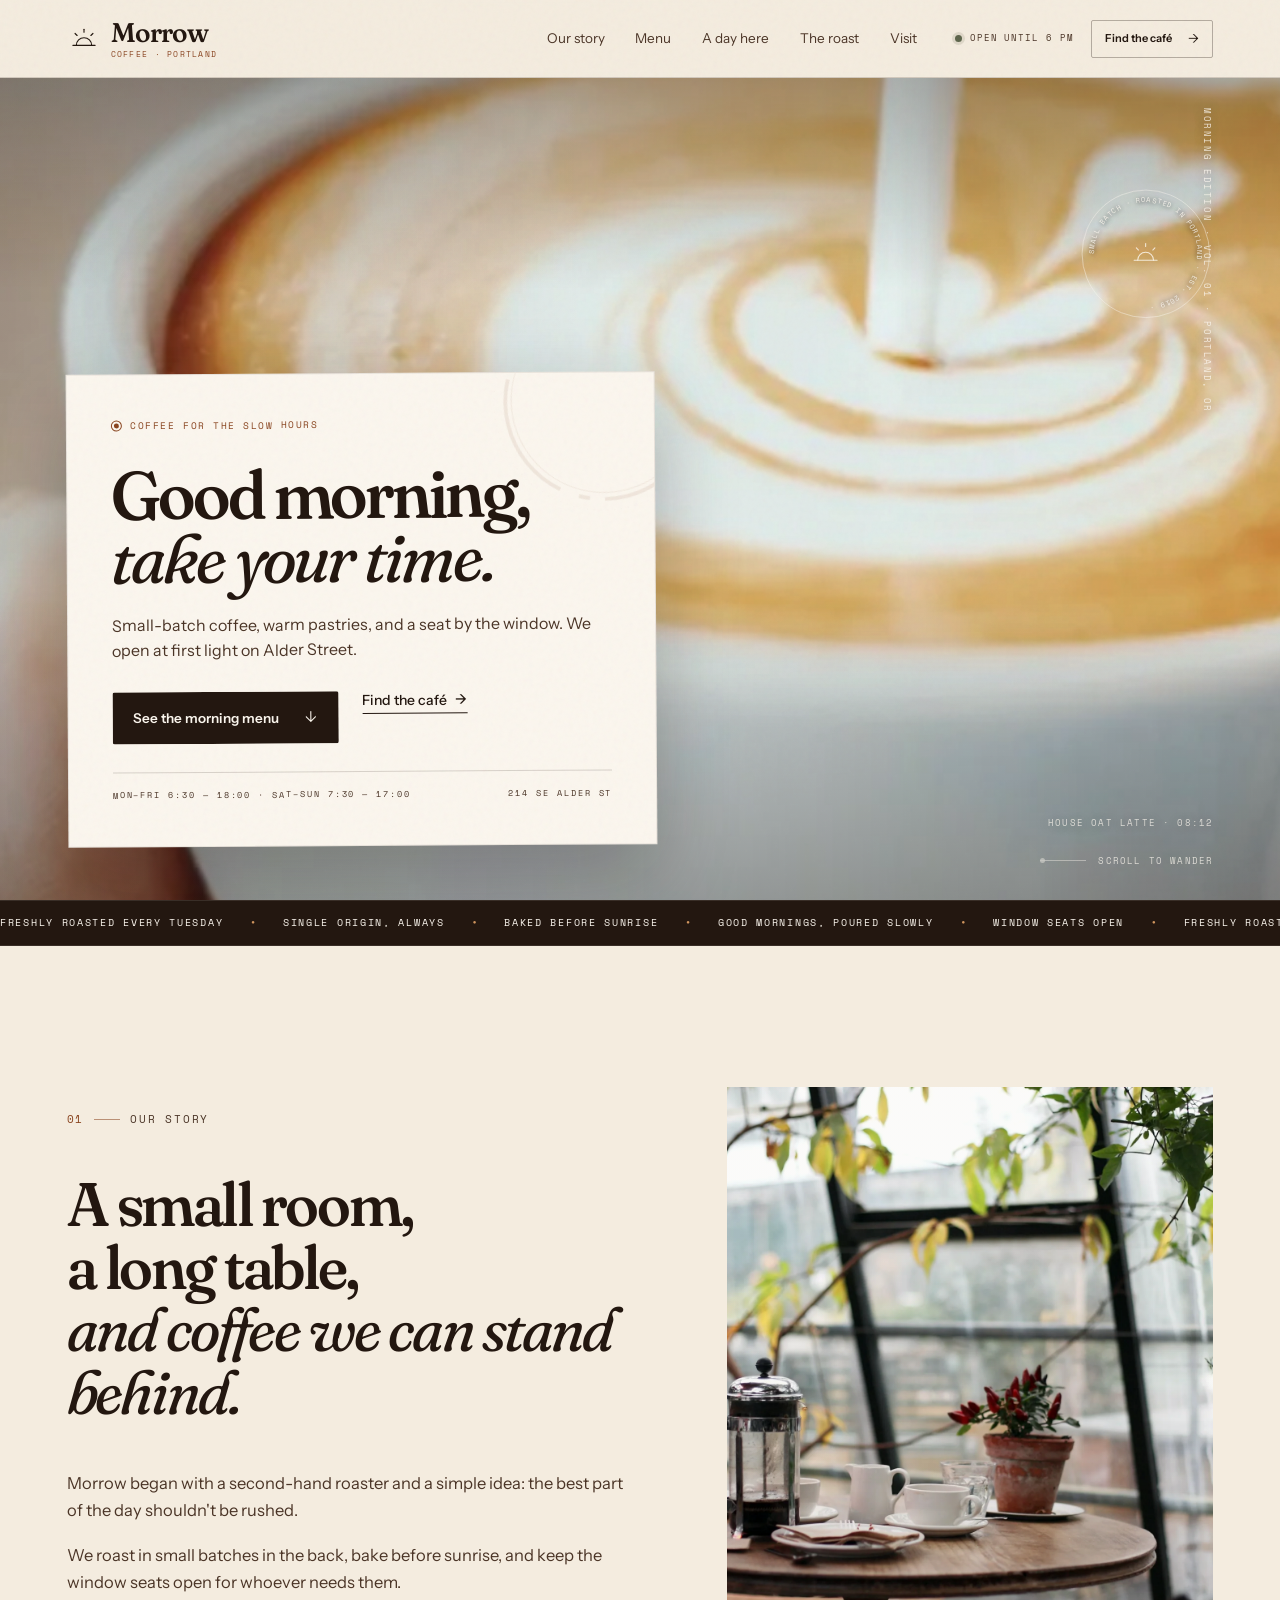
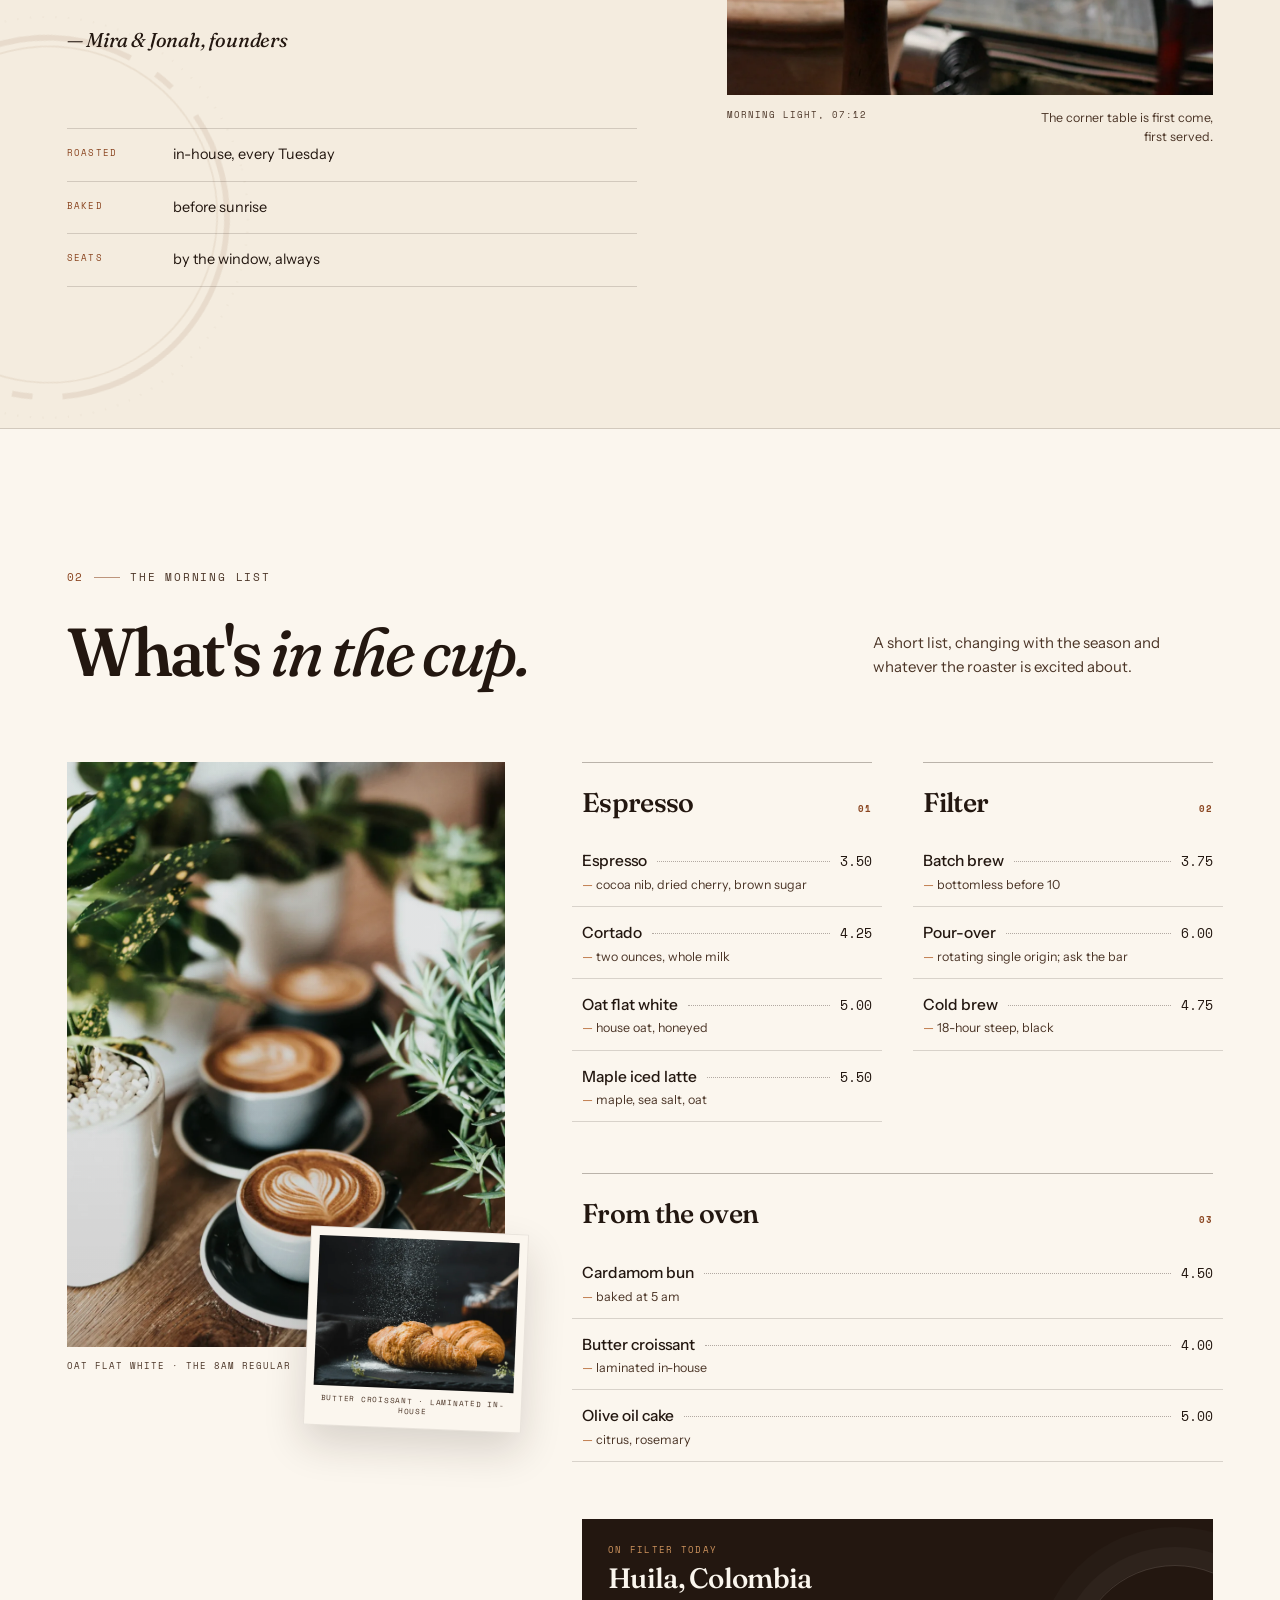
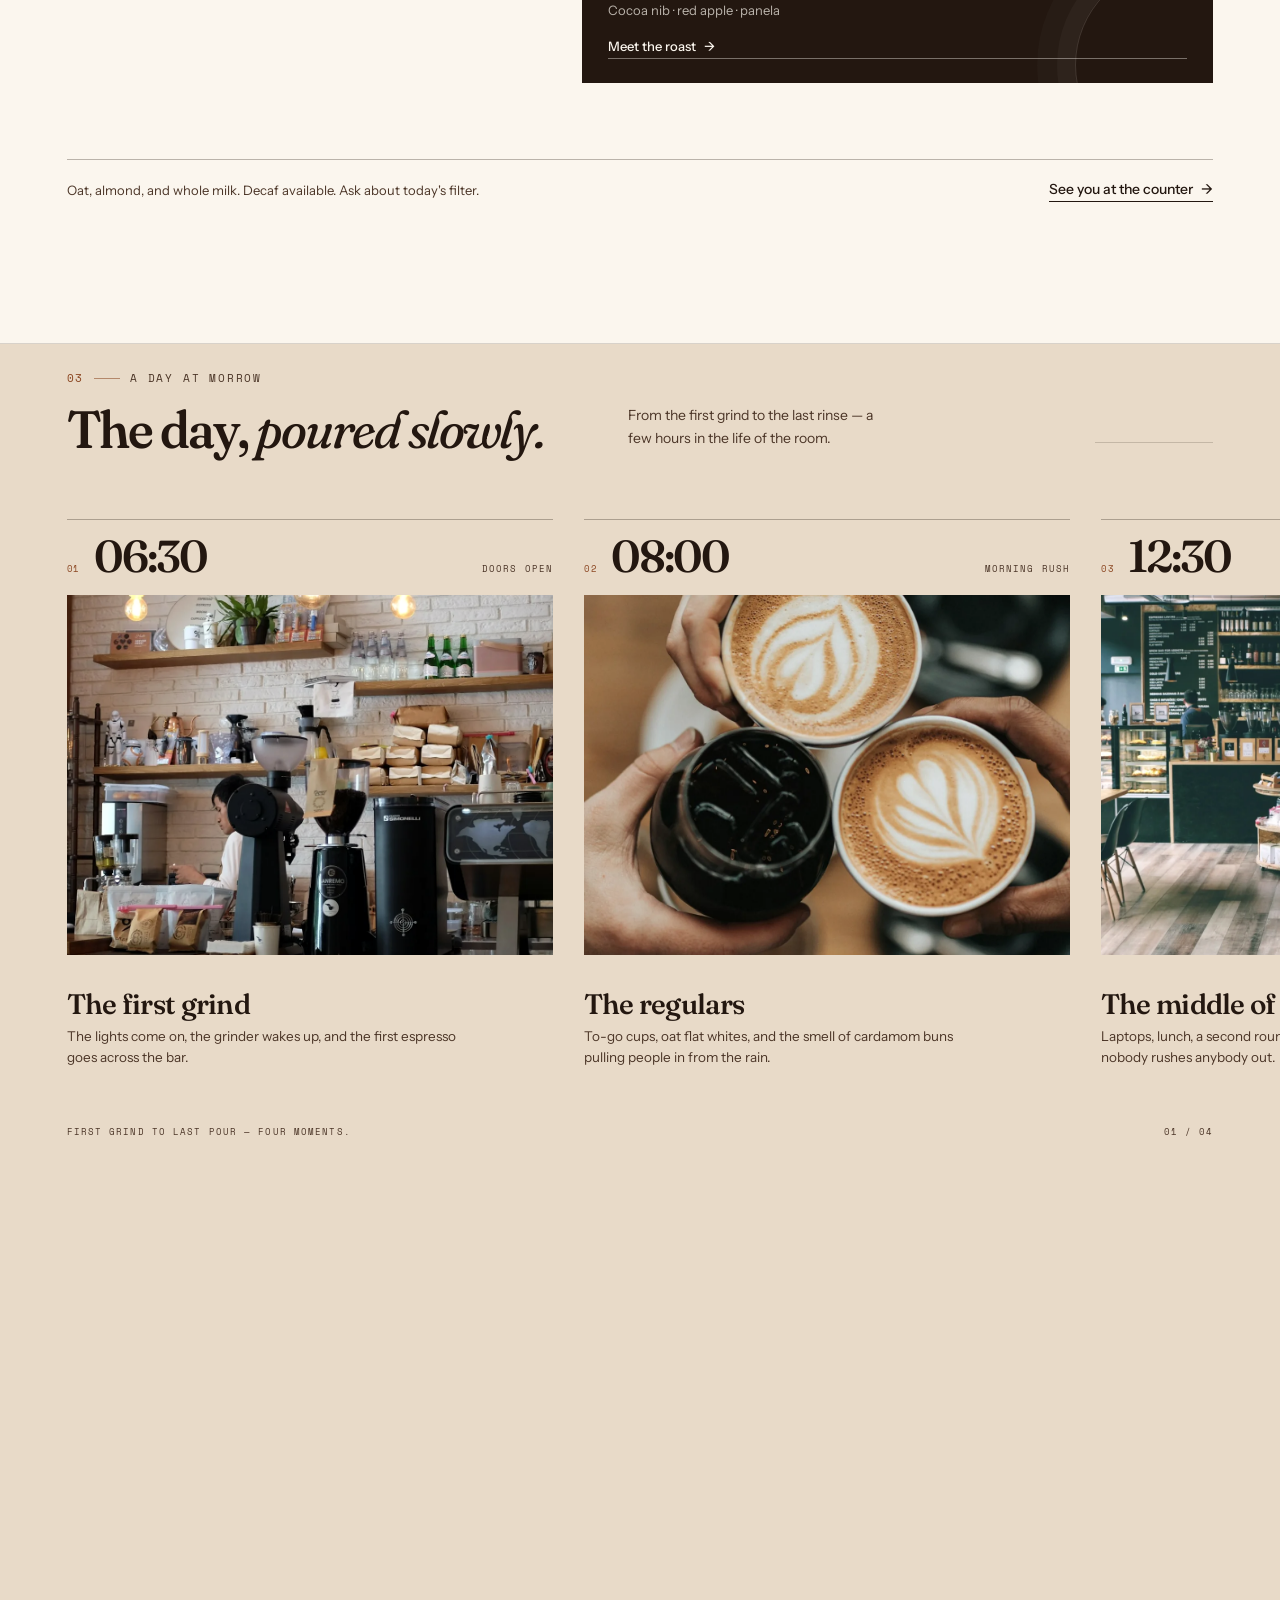
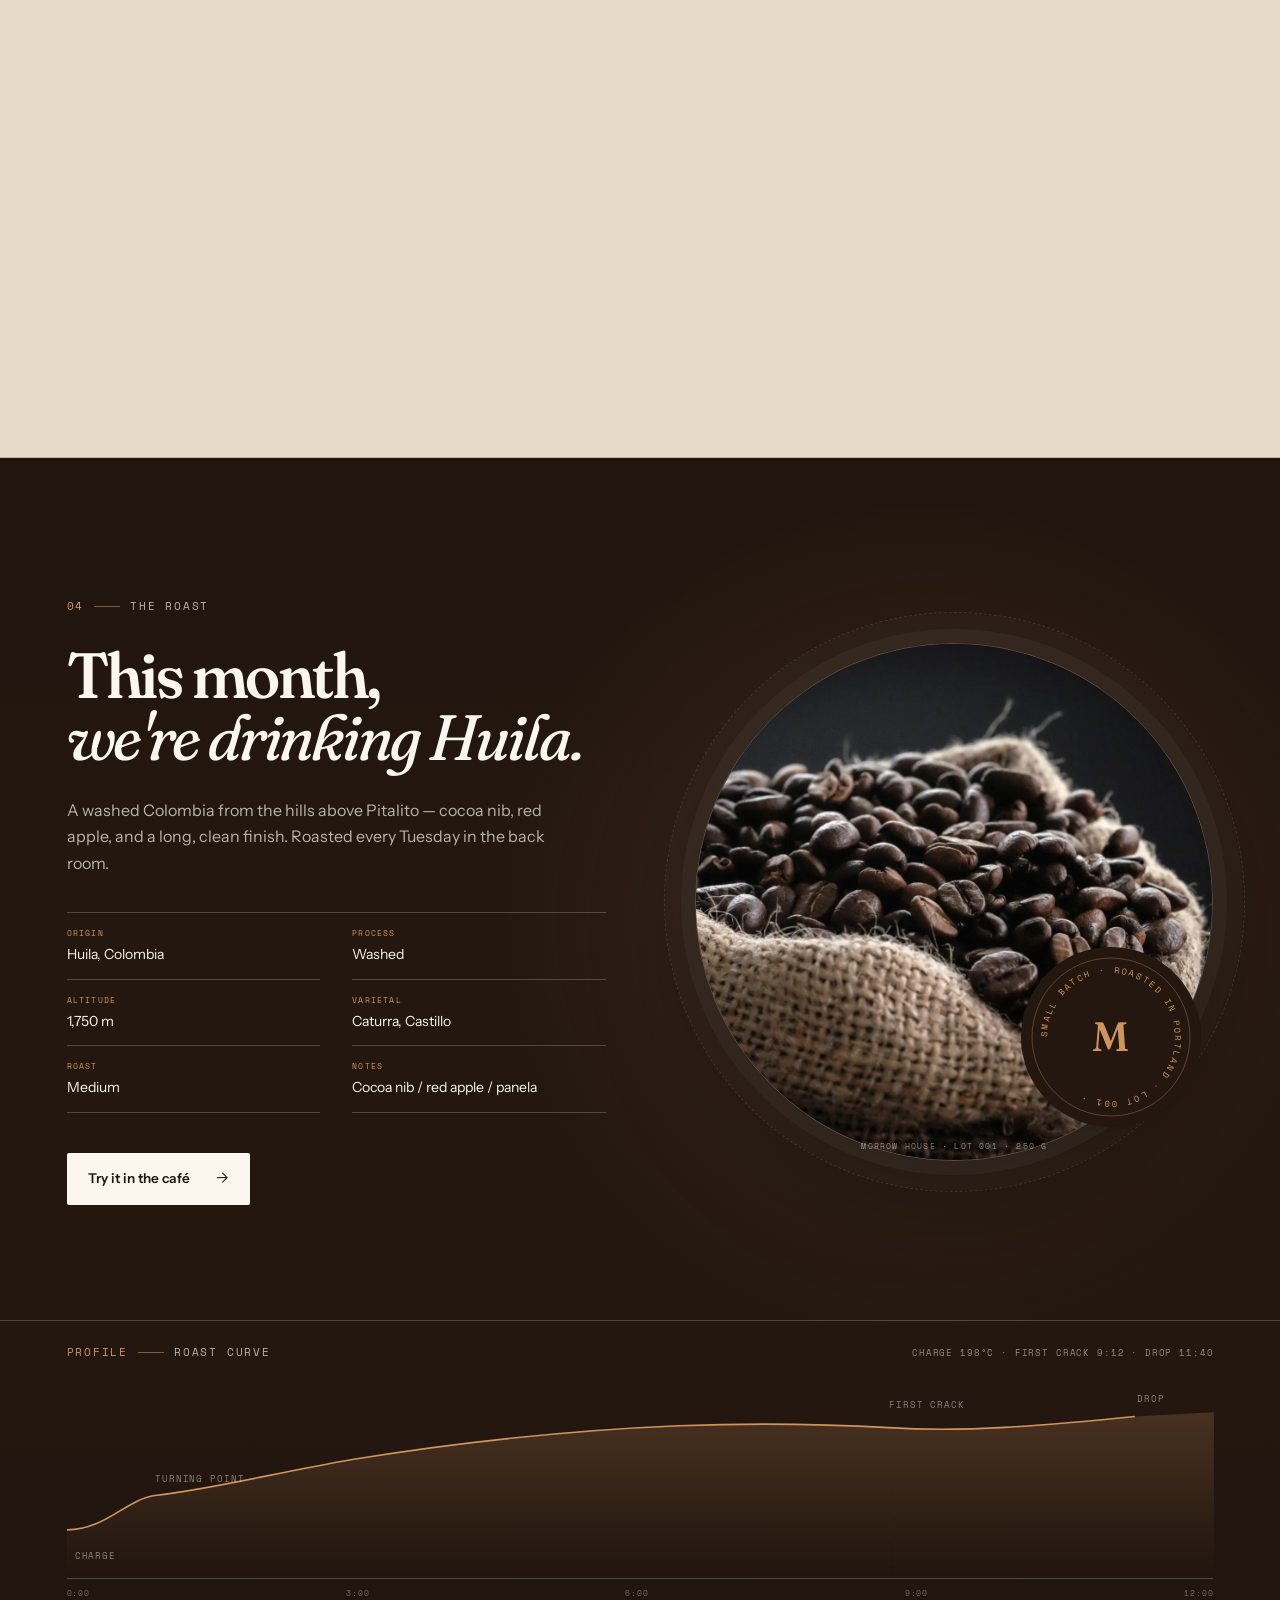
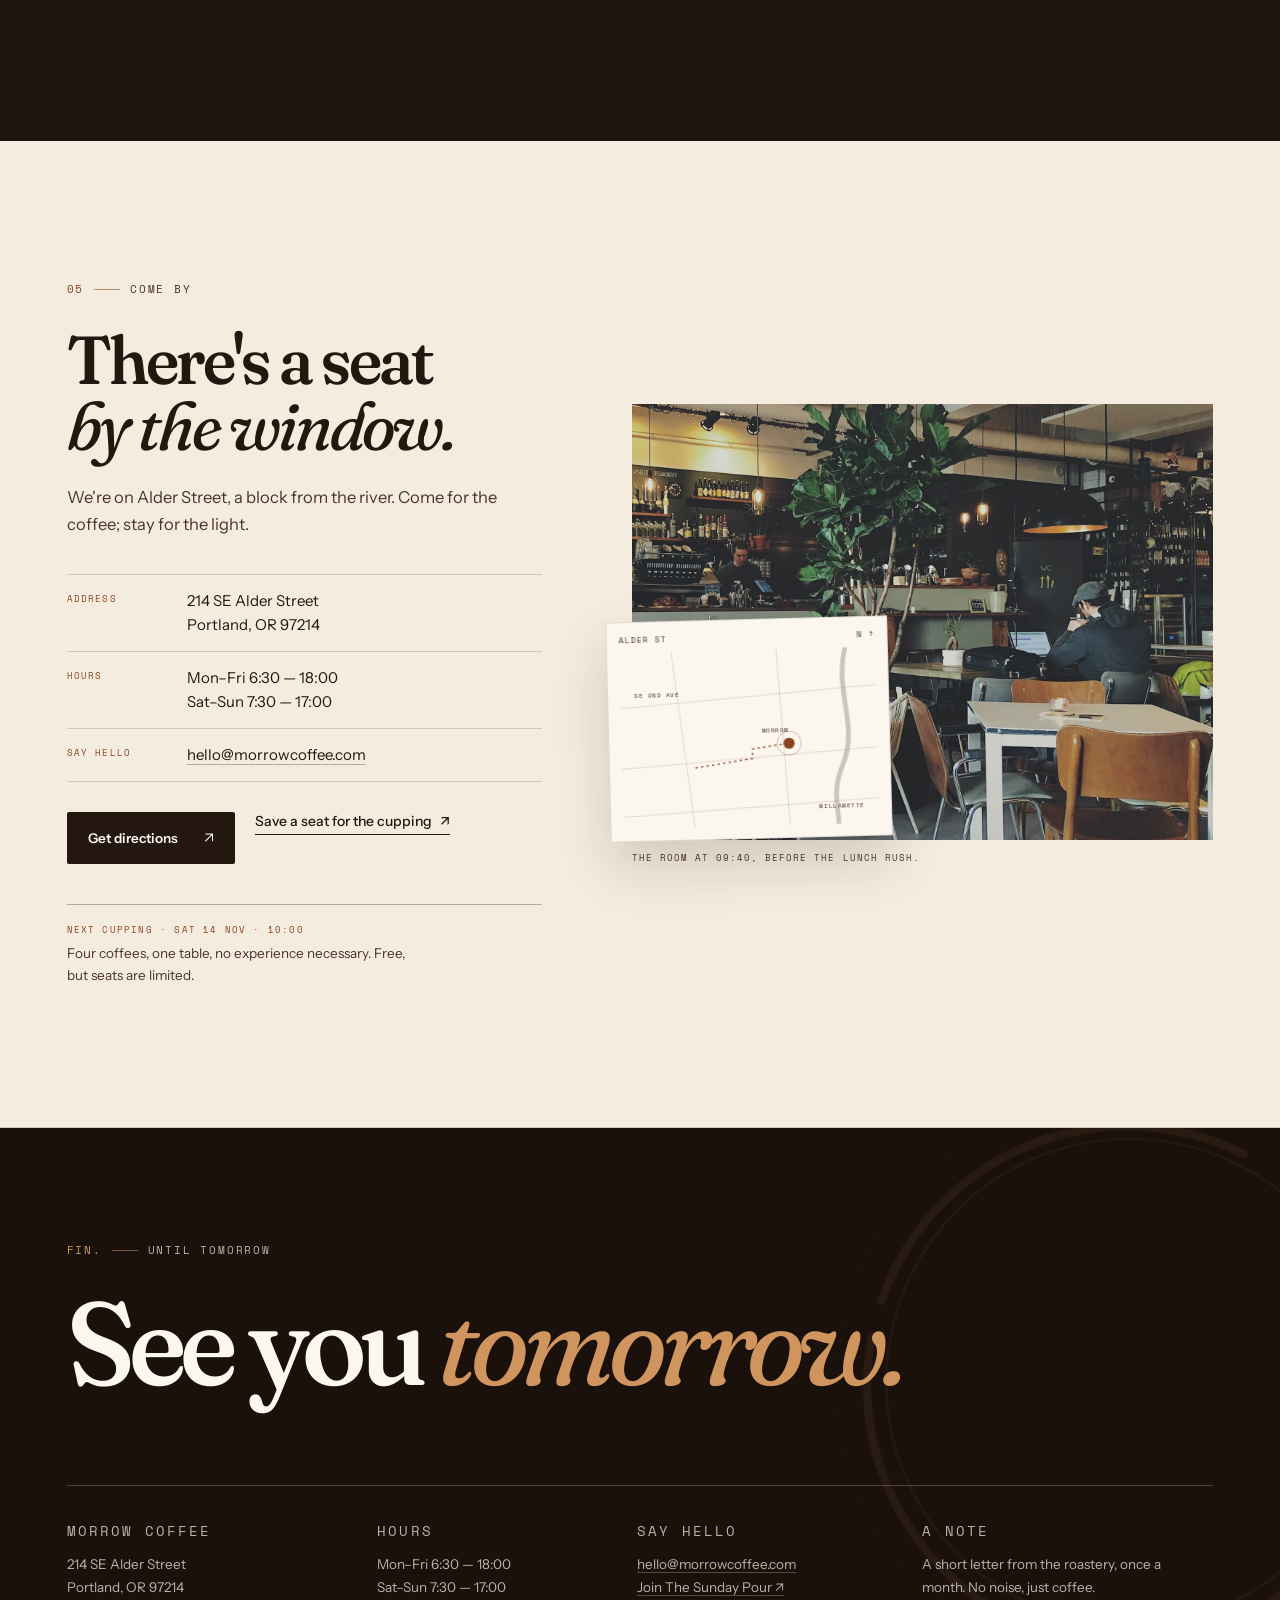
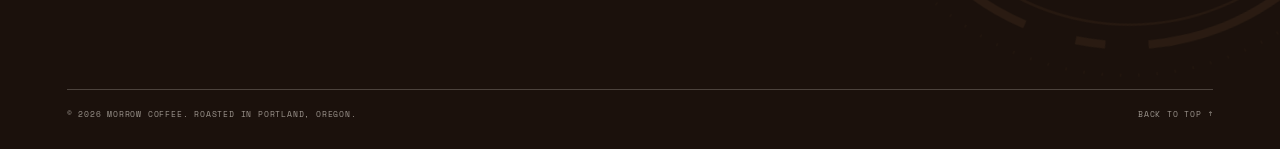
<file: index.html>
<!DOCTYPE html>
<html lang="en">

<head>
    <meta charset="UTF-8">
    <meta name="viewport" content="width=device-width, initial-scale=1.0">
    <meta name="theme-color" content="#f4ecdf">
    <meta name="description"
        content="Morrow Coffee is a small-batch coffee bar and roastery in Portland, Oregon. Good mornings, warm pastries, and a seat by the window.">
    <meta property="og:title" content="Morrow Coffee — Good mornings, poured slowly">
    <meta property="og:description"
        content="Small-batch coffee, warm pastries, and a seat by the window. Open daily on Alder Street.">
    <meta property="og:type" content="website">
    <meta property="og:image" content="assets/images/hero-2000.webp">
    <title>Morrow Coffee — Good mornings, poured slowly</title>

    <link rel="icon" href="assets/favicon.svg" type="image/svg+xml">
    <link rel="preload" href="assets/fonts/Fraunces.woff2" as="font" type="font/woff2" crossorigin>
    <link rel="preload" href="assets/fonts/InstrumentSans.woff2" as="font" type="font/woff2" crossorigin>
    <link rel="preload" href="assets/images/hero-2000.webp" as="image" type="image/webp">
    <link rel="stylesheet" href="style.css">
</head>

<body id="top">
    <a class="skip-link" href="#main">Skip to content</a>

    <header class="site-header" data-header>
        <div class="site-header__inner">
            <a class="brand" href="#top" aria-label="Morrow Coffee, back to top">
                <svg class="brand__mark" viewBox="0 0 40 40" aria-hidden="true">
                    <path d="M7 27.5h26" />
                    <path d="M11 27.5a9 9 0 0 1 18 0" />
                    <path d="M20 8.5v3.5" />
                    <path d="M9.5 13.5l2.4 2.4" />
                    <path d="M30.5 13.5l-2.4 2.4" />
                </svg>
                <span class="brand__type">
                    <span class="brand__name">Morrow</span>
                    <span class="brand__sub">Coffee · Portland</span>
                </span>
            </a>

            <nav class="primary-nav" aria-label="Primary">
                <a href="#story" data-nav-link>Our story</a>
                <a href="#menu" data-nav-link>Menu</a>
                <a href="#day" data-nav-link>A day here</a>
                <a href="#roast" data-nav-link>The roast</a>
                <a href="#visit" data-nav-link>Visit</a>
            </nav>

            <div class="site-header__actions">
                <p class="open-status" data-open-status aria-live="polite">
                    <span class="open-status__dot" aria-hidden="true"></span>
                    <span data-open-label>Open daily from 6:30</span>
                </p>
                <a class="button button--small" href="#visit">Find the café <span aria-hidden="true">→</span></a>
                <button class="nav-toggle" type="button" aria-expanded="false" aria-controls="mobile-nav"
                    data-nav-toggle>
                    <span class="nav-toggle__label">Menu</span>
                    <span class="nav-toggle__lines" aria-hidden="true">
                        <span></span>
                        <span></span>
                    </span>
                </button>
            </div>
        </div>
    </header>

    <div class="mobile-nav" id="mobile-nav" role="dialog" aria-modal="true" aria-label="Site menu" aria-hidden="true"
        data-mobile-nav>
        <div class="mobile-nav__top">
            <a class="brand brand--mobile" href="#top" aria-label="Morrow Coffee, back to top">
                <svg class="brand__mark" viewBox="0 0 40 40" aria-hidden="true">
                    <path d="M7 27.5h26" />
                    <path d="M11 27.5a9 9 0 0 1 18 0" />
                    <path d="M20 8.5v3.5" />
                    <path d="M9.5 13.5l2.4 2.4" />
                    <path d="M30.5 13.5l-2.4 2.4" />
                </svg>
                <span class="brand__type">
                    <span class="brand__name">Morrow</span>
                    <span class="brand__sub">Coffee · Portland</span>
                </span>
            </a>
            <button class="mobile-nav__close" type="button" data-nav-close>
                <span>Close</span>
                <svg viewBox="0 0 24 24" aria-hidden="true">
                    <path d="M5 5l14 14M19 5L5 19" />
                </svg>
            </button>
        </div>

        <nav class="mobile-nav__links" aria-label="Mobile">
            <a href="#story" data-mobile-link><span>01</span> Our story</a>
            <a href="#menu" data-mobile-link><span>02</span> Menu</a>
            <a href="#day" data-mobile-link><span>03</span> A day here</a>
            <a href="#roast" data-mobile-link><span>04</span> The roast</a>
            <a href="#visit" data-mobile-link><span>05</span> Visit</a>
        </nav>

        <div class="mobile-nav__utility">
            <p class="open-status open-status--mobile" data-open-status aria-live="off">
                <span class="open-status__dot" aria-hidden="true"></span>
                <span data-open-label>Open daily from 6:30</span>
            </p>
            <a class="button button--small" href="#visit">Find the café <span aria-hidden="true">→</span></a>
        </div>

        <div class="mobile-nav__foot">
            <p>214 SE Alder Street<br>Portland, OR 97214</p>
            <p>Mon–Fri 6:30 — 18:00<br>Sat–Sun 7:30 — 17:00</p>
            <a href="mailto:hello@morrowcoffee.com">hello@morrowcoffee.com</a>
        </div>
    </div>

    <main id="main">
        <section class="hero" aria-labelledby="hero-title">
            <div class="hero__media">
                <picture>
                    <source media="(max-width: 719px)" srcset="assets/images/hero-mobile-1074.webp">
                    <img src="assets/images/hero-2000.webp"
                        alt="Milk being poured into a cup of coffee at Morrow Coffee" width="2000" height="1250"
                        fetchpriority="high">
                </picture>
                <div class="hero__wash" aria-hidden="true"></div>
            </div>

            <div class="hero__content">
                <p class="hero__edition">Morning edition · Vol. 01 · Portland, OR</p>

                <div class="stamp stamp--hero" aria-hidden="true">
                    <svg class="stamp__ring" viewBox="0 0 200 200">
                        <defs>
                            <path id="stamp-hero-path" d="M100,100 m-76,0 a76,76 0 1,1 152,0 a76,76 0 1,1 -152,0" />
                        </defs>
                        <circle cx="100" cy="100" r="94" />
                        <text>
                            <textPath href="#stamp-hero-path" startOffset="0">SMALL BATCH · ROASTED IN PORTLAND ·
                                EST. 2019 · </textPath>
                        </text>
                    </svg>
                    <span class="stamp__core">
                        <svg viewBox="0 0 40 40" aria-hidden="true">
                            <path d="M7 27.5h26" />
                            <path d="M11 27.5a9 9 0 0 1 18 0" />
                            <path d="M20 8.5v3.5" />
                            <path d="M9.5 13.5l2.4 2.4" />
                            <path d="M30.5 13.5l-2.4 2.4" />
                        </svg>
                    </span>
                </div>

                <p class="hero__capture">House oat latte · 08:12</p>

                <div class="hero__card">
                    <svg class="coffee-ring coffee-ring--hero" viewBox="0 0 400 400" aria-hidden="true">
                        <g fill="none" stroke="currentColor">
                            <circle cx="200" cy="200" r="156" stroke-width="6" opacity=".16"
                                stroke-dasharray="280 24 18 32 210 20" />
                            <circle cx="202" cy="198" r="148" stroke-width="1.5" opacity=".14" />
                            <circle cx="200" cy="200" r="174" stroke-width="2" opacity=".08" stroke-dasharray="1 10" />
                        </g>
                    </svg>

                    <p class="kicker"><span class="kicker__sun" aria-hidden="true"></span>Coffee for the slow hours</p>
                    <h1 id="hero-title">Good morning,<br><em>take your time.</em></h1>
                    <p class="hero__body">Small-batch coffee, warm pastries, and a seat by the window. We open at first
                        light on Alder Street.</p>

                    <div class="hero__actions">
                        <a class="button button--primary" href="#menu">See the morning menu <span
                                aria-hidden="true">↓</span></a>
                        <a class="text-link" href="#visit">Find the café <span aria-hidden="true">→</span></a>
                    </div>

                    <div class="hero__fineprint">
                        <span>Mon–Fri 6:30 — 18:00 · Sat–Sun 7:30 — 17:00</span>
                        <span>214 SE Alder St</span>
                    </div>
                </div>

                <a class="scroll-cue" href="#story">
                    <span class="scroll-cue__line" aria-hidden="true"></span>
                    <span>Scroll to wander</span>
                </a>
            </div>
        </section>

        <div class="ticker" aria-hidden="true">
            <div class="ticker__track">
                <span>Freshly roasted every Tuesday</span><span class="ticker__dot">●</span>
                <span>Single origin, always</span><span class="ticker__dot">●</span>
                <span>Baked before sunrise</span><span class="ticker__dot">●</span>
                <span>Good mornings, poured slowly</span><span class="ticker__dot">●</span>
                <span>Window seats open</span><span class="ticker__dot">●</span>
                <span>Freshly roasted every Tuesday</span><span class="ticker__dot">●</span>
                <span>Single origin, always</span><span class="ticker__dot">●</span>
                <span>Baked before sunrise</span><span class="ticker__dot">●</span>
                <span>Good mornings, poured slowly</span><span class="ticker__dot">●</span>
                <span>Window seats open</span><span class="ticker__dot">●</span>
            </div>
        </div>

        <section class="section story" id="story" aria-labelledby="story-title">
            <div class="section__inner">
                <div class="story__grid">
                    <div class="story__copy">
                        <svg class="coffee-ring coffee-ring--story" viewBox="0 0 400 400" aria-hidden="true">
                            <g fill="none" stroke="currentColor">
                                <circle cx="200" cy="200" r="156" stroke-width="5" opacity=".13"
                                    stroke-dasharray="270 26 18 32 214 18" />
                                <circle cx="202" cy="198" r="146" stroke-width="1.5" opacity=".11" />
                                <circle cx="200" cy="200" r="174" stroke-width="2" opacity=".06"
                                    stroke-dasharray="1 10" />
                            </g>
                        </svg>

                        <p class="eyebrow" data-reveal="left"><span>01</span> Our story</p>
                        <h2 class="display display--story" id="story-title" data-reveal="up">A small room,<br>a long
                            table,<br><em>and coffee we can stand behind.</em></h2>

                        <div class="story__body">
                            <p data-reveal="up">Morrow began with a second-hand roaster and a simple idea: the best
                                part of the day shouldn't be rushed.</p>
                            <p data-reveal="up">We roast in small batches in the back, bake before sunrise, and keep the
                                window seats open for whoever needs them.</p>
                        </div>

                        <p class="signature" data-reveal="up">— Mira &amp; Jonah, founders</p>

                        <ul class="story__facts" data-reveal="up">
                            <li><span>Roasted</span> in-house, every Tuesday</li>
                            <li><span>Baked</span> before sunrise</li>
                            <li><span>Seats</span> by the window, always</li>
                        </ul>
                    </div>

                    <figure class="story__figure">
                        <div class="image-frame image-frame--story" data-image-reveal>
                            <img src="assets/images/story-1200.webp"
                                alt="Morning light falls across a table by the window, set with a French press and a cup of coffee"
                                width="1200" height="1500" loading="lazy">
                        </div>
                        <figcaption>
                            <span class="caption-index">Morning light, 07:12</span>
                            <span class="caption-note">The corner table is first come, first served.</span>
                        </figcaption>
                    </figure>
                </div>
            </div>
        </section>

        <section class="section menu" id="menu" aria-labelledby="menu-title">
            <div class="section__inner">
                <header class="section-head">
                    <div>
                        <p class="eyebrow" data-reveal="left"><span>02</span> The morning list</p>
                        <h2 class="display" id="menu-title" data-reveal="up">What's <em>in the cup.</em></h2>
                    </div>
                    <p class="section-head__note" data-reveal="up">A short list, changing with the season and whatever
                        the roaster is excited about.</p>
                </header>

                <div class="menu__grid">
                    <div class="menu__media">
                        <figure class="menu__figure">
                            <div class="image-frame image-frame--menu" data-image-reveal>
                                <img src="assets/images/menu-latte-1000.webp"
                                    alt="Two lattes on a wooden table beside a potted plant" width="1000" height="1333"
                                    loading="lazy">
                            </div>
                            <figcaption>Oat flat white · the 8am regular</figcaption>
                        </figure>

                        <figure class="menu__croissant" data-reveal="scale">
                            <img src="assets/images/croissant-1000.webp" alt="A flaky butter croissant on a dark plate"
                                width="1000" height="750" loading="lazy">
                            <figcaption>Butter croissant · laminated in-house</figcaption>
                        </figure>
                    </div>

                    <div class="menu__lists">
                        <div class="menu__group" data-reveal="up">
                            <h3><span>Espresso</span><span class="menu__index">01</span></h3>
                            <ul>
                                <li>
                                    <span class="menu__name">Espresso</span>
                                    <span class="menu__dots" aria-hidden="true"></span>
                                    <span class="menu__price">3.50</span>
                                    <span class="menu__desc">cocoa nib, dried cherry, brown sugar</span>
                                </li>
                                <li>
                                    <span class="menu__name">Cortado</span>
                                    <span class="menu__dots" aria-hidden="true"></span>
                                    <span class="menu__price">4.25</span>
                                    <span class="menu__desc">two ounces, whole milk</span>
                                </li>
                                <li>
                                    <span class="menu__name">Oat flat white</span>
                                    <span class="menu__dots" aria-hidden="true"></span>
                                    <span class="menu__price">5.00</span>
                                    <span class="menu__desc">house oat, honeyed</span>
                                </li>
                                <li>
                                    <span class="menu__name">Maple iced latte</span>
                                    <span class="menu__dots" aria-hidden="true"></span>
                                    <span class="menu__price">5.50</span>
                                    <span class="menu__desc">maple, sea salt, oat</span>
                                </li>
                            </ul>
                        </div>

                        <div class="menu__group" data-reveal="up">
                            <h3><span>Filter</span><span class="menu__index">02</span></h3>
                            <ul>
                                <li>
                                    <span class="menu__name">Batch brew</span>
                                    <span class="menu__dots" aria-hidden="true"></span>
                                    <span class="menu__price">3.75</span>
                                    <span class="menu__desc">bottomless before 10</span>
                                </li>
                                <li>
                                    <span class="menu__name">Pour-over</span>
                                    <span class="menu__dots" aria-hidden="true"></span>
                                    <span class="menu__price">6.00</span>
                                    <span class="menu__desc">rotating single origin; ask the bar</span>
                                </li>
                                <li>
                                    <span class="menu__name">Cold brew</span>
                                    <span class="menu__dots" aria-hidden="true"></span>
                                    <span class="menu__price">4.75</span>
                                    <span class="menu__desc">18-hour steep, black</span>
                                </li>
                            </ul>
                        </div>

                        <div class="menu__group menu__group--oven" data-reveal="up">
                            <h3><span>From the oven</span><span class="menu__index">03</span></h3>
                            <ul>
                                <li>
                                    <span class="menu__name">Cardamom bun</span>
                                    <span class="menu__dots" aria-hidden="true"></span>
                                    <span class="menu__price">4.50</span>
                                    <span class="menu__desc">baked at 5 am</span>
                                </li>
                                <li>
                                    <span class="menu__name">Butter croissant</span>
                                    <span class="menu__dots" aria-hidden="true"></span>
                                    <span class="menu__price">4.00</span>
                                    <span class="menu__desc">laminated in-house</span>
                                </li>
                                <li>
                                    <span class="menu__name">Olive oil cake</span>
                                    <span class="menu__dots" aria-hidden="true"></span>
                                    <span class="menu__price">5.00</span>
                                    <span class="menu__desc">citrus, rosemary</span>
                                </li>
                            </ul>
                        </div>

                        <aside class="filter-card" data-reveal="up">
                            <p class="filter-card__label">On filter today</p>
                            <p class="filter-card__origin">Huila, Colombia</p>
                            <p class="filter-card__notes">Cocoa nib · red apple · panela</p>
                            <a class="text-link text-link--light" href="#roast">Meet the roast <span
                                    aria-hidden="true">→</span></a>
                        </aside>
                    </div>
                </div>

                <footer class="menu__footer">
                    <p>Oat, almond, and whole milk. Decaf available. Ask about today's filter.</p>
                    <a class="text-link" href="#visit">See you at the counter <span aria-hidden="true">→</span></a>
                </footer>
            </div>
        </section>

        <section class="day" id="day" aria-labelledby="day-title" data-day>
            <div class="day__pin">
                <div class="section__inner day__header">
                    <div>
                        <p class="eyebrow" data-reveal="left"><span>03</span> A day at Morrow</p>
                        <h2 class="display display--day" id="day-title" data-reveal="up">The day, <em>poured
                                slowly.</em></h2>
                    </div>
                    <p class="section-head__note" data-reveal="up">From the first grind to the last rinse — a few hours
                        in the life of the room.</p>
                    <div class="day__progress" aria-hidden="true">
                        <span class="day__progress-bar" data-day-progress></span>
                    </div>
                </div>

                <div class="day__viewport">
                    <div class="day__track" data-day-track>
                        <article class="moment">
                            <div class="moment__meta">
                                <span class="moment__index">01</span>
                                <span class="moment__time">06:30</span>
                                <span class="moment__label">Doors open</span>
                            </div>
                            <figure class="moment__figure">
                                <img src="assets/images/open-1080.webp"
                                    alt="The espresso bar at Morrow, warm lights on above the counter" width="1080"
                                    height="1350" loading="lazy">
                            </figure>
                            <div class="moment__copy">
                                <h3>The first grind</h3>
                                <p>The lights come on, the grinder wakes up, and the first espresso goes across the
                                    bar.</p>
                            </div>
                        </article>

                        <article class="moment">
                            <div class="moment__meta">
                                <span class="moment__index">02</span>
                                <span class="moment__time">08:00</span>
                                <span class="moment__label">Morning rush</span>
                            </div>
                            <figure class="moment__figure">
                                <img src="assets/images/rush-1200.webp"
                                    alt="Three friends holding coffee cups together at a table" width="1200"
                                    height="1500" loading="lazy">
                            </figure>
                            <div class="moment__copy">
                                <h3>The regulars</h3>
                                <p>To-go cups, oat flat whites, and the smell of cardamom buns pulling people in from
                                    the rain.</p>
                            </div>
                        </article>

                        <article class="moment">
                            <div class="moment__meta">
                                <span class="moment__index">03</span>
                                <span class="moment__time">12:30</span>
                                <span class="moment__label">The long table</span>
                            </div>
                            <figure class="moment__figure">
                                <img src="assets/images/noon-1200.webp"
                                    alt="The long communal table at Morrow in the middle of the day" width="1200"
                                    height="1500" loading="lazy">
                            </figure>
                            <div class="moment__copy">
                                <h3>The middle of the day</h3>
                                <p>Laptops, lunch, a second round. The long table fills up and nobody rushes anybody
                                    out.</p>
                            </div>
                        </article>

                        <article class="moment moment--dark">
                            <div class="moment__meta">
                                <span class="moment__index">04</span>
                                <span class="moment__time">17:30</span>
                                <span class="moment__label">Last pour</span>
                            </div>
                            <figure class="moment__figure">
                                <img src="assets/images/last-1200.webp"
                                    alt="A black coffee in a glass cup with a long afternoon shadow" width="1200"
                                    height="1500" loading="lazy">
                            </figure>
                            <div class="moment__copy">
                                <h3>The amber hour</h3>
                                <p>The light goes gold, the last Chemex is rinsed, and we stack the chairs for
                                    tomorrow.</p>
                            </div>
                        </article>
                    </div>
                </div>

                <div class="section__inner day__foot">
                    <p>First grind to last pour — four moments.</p>
                    <p data-day-count>01 / 04</p>
                </div>
            </div>
        </section>

        <section class="roast" id="roast" aria-labelledby="roast-title">
            <div class="roast__texture" aria-hidden="true"></div>
            <div class="section__inner roast__grid">
                <div class="roast__copy">
                    <p class="eyebrow eyebrow--light" data-reveal="left"><span>04</span> The roast</p>
                    <h2 class="display display--roast" id="roast-title" data-reveal="up">This month,<br><em>we're
                            drinking Huila.</em></h2>
                    <p class="roast__body" data-reveal="up">A washed Colombia from the hills above Pitalito — cocoa
                        nib, red apple, and a long, clean finish. Roasted every Tuesday in the back room.</p>

                    <dl class="tasting-notes" data-reveal="up">
                        <div>
                            <dt>Origin</dt>
                            <dd>Huila, Colombia</dd>
                        </div>
                        <div>
                            <dt>Process</dt>
                            <dd>Washed</dd>
                        </div>
                        <div>
                            <dt>Altitude</dt>
                            <dd>1,750 m</dd>
                        </div>
                        <div>
                            <dt>Varietal</dt>
                            <dd>Caturra, Castillo</dd>
                        </div>
                        <div>
                            <dt>Roast</dt>
                            <dd>Medium</dd>
                        </div>
                        <div>
                            <dt>Notes</dt>
                            <dd>Cocoa nib / red apple / panela</dd>
                        </div>
                    </dl>

                    <a class="button button--light" href="#visit" data-reveal="up">Try it in the café <span
                            aria-hidden="true">→</span></a>
                </div>

                <div class="roast__visual" data-reveal="scale">
                    <div class="roast__orbit" aria-hidden="true"></div>
                    <figure class="roast__image">
                        <img src="assets/images/roast-beans-1200.webp"
                            alt="Roasted coffee beans spilling from a burlap sack" width="1200" height="1200"
                            loading="lazy">
                    </figure>
                    <p class="roast__lot">Morrow House · Lot 001 · 250 g</p>

                    <div class="stamp stamp--roast" aria-hidden="true">
                        <svg class="stamp__ring" viewBox="0 0 200 200">
                            <defs>
                                <path id="stamp-roast-path"
                                    d="M100,100 m-76,0 a76,76 0 1,1 152,0 a76,76 0 1,1 -152,0" />
                            </defs>
                            <circle cx="100" cy="100" r="94" />
                            <text>
                                <textPath href="#stamp-roast-path" startOffset="0">SMALL BATCH · ROASTED IN PORTLAND ·
                                    LOT 001 · </textPath>
                            </text>
                        </svg>
                        <span class="stamp__core">
                            <span class="stamp__monogram">M</span>
                        </span>
                    </div>
                </div>
            </div>

            <div class="section__inner roast__graph">
                <div class="roast__graph-head">
                    <p class="eyebrow eyebrow--light"><span>Profile</span> Roast curve</p>
                    <p>Charge 198°C · First crack 9:12 · Drop 11:40</p>
                </div>

                <svg class="roast-curve" viewBox="0 0 1200 210" role="img"
                    aria-label="Illustrative roast curve rising from charge to first crack and drop">
                    <defs>
                        <linearGradient id="roast-fill" x1="0" y1="0" x2="0" y2="1">
                            <stop offset="0" stop-color="#d0955e" stop-opacity=".22" />
                            <stop offset="1" stop-color="#d0955e" stop-opacity="0" />
                        </linearGradient>
                    </defs>
                    <path class="roast-curve__fill"
                        d="M0 160 C40 160 62 128 92 124 C160 116 218 100 300 86 C400 70 520 56 640 51 C720 48 790 49 860 53 C940 58 1020 51 1120 41 L1200 37 L1200 210 L0 210 Z"
                        fill="url(#roast-fill)" />
                    <path class="roast-curve__line"
                        d="M0 160 C40 160 62 128 92 124 C160 116 218 100 300 86 C400 70 520 56 640 51 C720 48 790 49 860 53 C940 58 1020 51 1120 41 L1200 37" />
                    <line class="roast-curve__marker" x1="860" y1="53" x2="860" y2="210" />
                    <circle class="roast-curve__dot" cx="1200" cy="37" r="4" />
                    <g class="roast-curve__labels">
                        <text x="8" y="190">Charge</text>
                        <text x="92" y="110">Turning point</text>
                        <text x="860" y="32">First crack</text>
                        <text x="1120" y="26">Drop</text>
                    </g>
                </svg>
                <div class="roast__axis" aria-hidden="true">
                    <span>0:00</span>
                    <span>3:00</span>
                    <span>6:00</span>
                    <span>9:00</span>
                    <span>12:00</span>
                </div>
                <ul class="roast-curve__key">
                    <li><span>Charge</span><span>0:00</span></li>
                    <li><span>Turning point</span><span>3:00</span></li>
                    <li><span>First crack</span><span>9:12</span></li>
                    <li><span>Drop</span><span>11:40</span></li>
                </ul>
            </div>
        </section>

        <section class="section visit" id="visit" aria-labelledby="visit-title">
            <div class="section__inner">
                <div class="visit__grid">
                    <div class="visit__copy">
                        <p class="eyebrow" data-reveal="left"><span>05</span> Come by</p>
                        <h2 class="display" id="visit-title" data-reveal="up">There's a seat<br><em>by the window.</em>
                        </h2>
                        <p class="visit__body" data-reveal="up">We're on Alder Street, a block from the river. Come for
                            the coffee; stay for the light.</p>

                        <dl class="visit__details" data-reveal="up">
                            <div>
                                <dt>Address</dt>
                                <dd>214 SE Alder Street<br>Portland, OR 97214</dd>
                            </div>
                            <div>
                                <dt>Hours</dt>
                                <dd>Mon–Fri 6:30 — 18:00<br>Sat–Sun 7:30 — 17:00</dd>
                            </div>
                            <div>
                                <dt>Say hello</dt>
                                <dd><a href="mailto:hello@morrowcoffee.com">hello@morrowcoffee.com</a></dd>
                            </div>
                        </dl>

                        <div class="visit__actions" data-reveal="up">
                            <a class="button button--primary"
                                href="https://www.google.com/maps/search/?api=1&amp;query=214+SE+Alder+Street+Portland+OR+97214"
                                target="_blank" rel="noopener">Get directions <span aria-hidden="true">↗</span></a>
                            <a class="text-link"
                                href="mailto:hello@morrowcoffee.com?subject=Cupping%20%E2%80%94%20save%20me%20a%20seat">Save
                                a seat for the cupping <span aria-hidden="true">↗</span></a>
                        </div>

                        <div class="visit__event" data-reveal="up">
                            <p class="visit__event-date">Next cupping · Sat 14 Nov · 10:00</p>
                            <p>Four coffees, one table, no experience necessary. Free, but seats are limited.</p>
                        </div>
                    </div>

                    <div class="visit__visual">
                        <figure class="visit__figure">
                            <div class="image-frame image-frame--visit" data-image-reveal>
                                <img src="assets/images/cafe-interior-1600.webp"
                                    alt="The dining room at Morrow with white chairs, wooden tables, and a fig tree"
                                    width="1600" height="1200" loading="lazy">
                            </div>
                            <figcaption>The room at 09:40, before the lunch rush.</figcaption>
                        </figure>

                        <div class="visit__map" data-reveal="scale" aria-hidden="true">
                            <div class="visit__map-head">
                                <span>Alder St</span>
                                <span>N ↑</span>
                            </div>
                            <svg viewBox="0 0 320 220">
                                <g class="map-streets">
                                    <path d="M-10 70 L340 46" />
                                    <path d="M-10 146 L340 124" />
                                    <path d="M64 -10 L92 240" />
                                    <path d="M196 -10 L210 240" />
                                    <path d="M-10 206 L340 188" />
                                </g>
                                <path class="map-river" d="M286 -10 C264 52 300 94 276 148 C258 188 276 214 268 240" />
                                <path class="map-route" d="M92 146 L164 136 L164 124 L210 118" />
                                <circle class="map-dot" cx="210" cy="118" r="7" />
                                <circle class="map-dot-ring" cx="210" cy="118" r="15" />
                                <g class="map-labels">
                                    <text x="176" y="104">Morrow</text>
                                    <text x="246" y="200">Willamette</text>
                                    <text x="18" y="56">SE 2nd Ave</text>
                                </g>
                            </svg>
                        </div>
                    </div>
                </div>
            </div>
        </section>
    </main>

    <footer class="footer">
        <div class="section__inner footer__inner">
            <svg class="coffee-ring coffee-ring--footer" viewBox="0 0 400 400" aria-hidden="true">
                <g fill="none" stroke="currentColor">
                    <circle cx="200" cy="200" r="156" stroke-width="5" opacity=".16"
                        stroke-dasharray="270 26 18 32 214 18" />
                    <circle cx="202" cy="198" r="146" stroke-width="1.5" opacity=".12" />
                    <circle cx="200" cy="200" r="174" stroke-width="2" opacity=".07" stroke-dasharray="1 10" />
                </g>
            </svg>

            <p class="eyebrow eyebrow--light footer__eyebrow"><span>Fin.</span> Until tomorrow</p>
            <h2 class="footer__big" data-reveal="up">See you <em>tomorrow.</em></h2>

            <div class="footer__grid">
                <div class="footer__col">
                    <p class="footer__label">Morrow Coffee</p>
                    <p>214 SE Alder Street<br>Portland, OR 97214</p>
                </div>
                <div class="footer__col">
                    <p class="footer__label">Hours</p>
                    <p>Mon–Fri 6:30 — 18:00<br>Sat–Sun 7:30 — 17:00</p>
                </div>
                <div class="footer__col">
                    <p class="footer__label">Say hello</p>
                    <p><a href="mailto:hello@morrowcoffee.com">hello@morrowcoffee.com</a><br>
                        <a href="mailto:hello@morrowcoffee.com?subject=The%20Sunday%20Pour">Join The Sunday Pour ↗</a>
                    </p>
                </div>
                <div class="footer__col footer__col--note">
                    <p class="footer__label">A note</p>
                    <p>A short letter from the roastery, once a month. No noise, just coffee.</p>
                </div>
            </div>

            <div class="footer__bottom">
                <p>© 2026 Morrow Coffee. Roasted in Portland, Oregon.</p>
                <a href="#top">Back to top ↑</a>
            </div>
        </div>
    </footer>

    <script src="vendor/gsap.min.js" defer></script>
    <script src="vendor/ScrollTrigger.min.js" defer></script>
    <script src="vendor/lenis.min.js" defer></script>
    <script src="script.js" defer></script>
</body>

</html>
</file>
<file: style.css>
/* =========================================================
   Morrow Coffee — a morning-edition landing page
   Type: Fraunces / Instrument Sans / Space Mono
   ========================================================= */

@font-face {
    font-family: "Fraunces";
    src: url("../assets/fonts/Fraunces.woff2") format("woff2");
    font-weight: 100 900;
    font-style: normal;
    font-display: swap;
}

@font-face {
    font-family: "Fraunces";
    src: url("../assets/fonts/Fraunces-Italic.woff2") format("woff2");
    font-weight: 100 900;
    font-style: italic;
    font-display: swap;
}

@font-face {
    font-family: "Instrument Sans";
    src: url("../assets/fonts/InstrumentSans.woff2") format("woff2");
    font-weight: 400 700;
    font-style: normal;
    font-display: swap;
}

@font-face {
    font-family: "Space Mono";
    src: url("../assets/fonts/SpaceMono-Regular.woff2") format("woff2");
    font-weight: 400;
    font-style: normal;
    font-display: swap;
}

@font-face {
    font-family: "Space Mono";
    src: url("../assets/fonts/SpaceMono-Bold.woff2") format("woff2");
    font-weight: 700;
    font-style: normal;
    font-display: swap;
}

:root {
    --paper: #f4ecdf;
    --paper-deep: #e8dac8;
    --cream: #fbf6ee;
    --ink: #231710;
    --ink-soft: #4b3527;
    --coffee: #4a2e1d;
    --accent: #b96d39;
    --accent-deep: #8a4520;
    --accent-light: #d0955e;
    --olive: #5e654c;
    --line: rgba(35, 23, 16, .16);
    --line-strong: rgba(35, 23, 16, .3);
    --line-light: rgba(251, 246, 238, .22);
    --font-display: "Fraunces", Georgia, "Times New Roman", serif;
    --font-body: "Instrument Sans", "Helvetica Neue", Arial, sans-serif;
    --font-mono: "Space Mono", "Courier New", monospace;
    --pad: clamp(20px, 5.2vw, 92px);
    --header-h: 78px;
    --section-y: clamp(88px, 11vw, 160px);
    --maxw: 1440px;
    --ease-out: cubic-bezier(.16, 1, .3, 1);
    --ease-soft: cubic-bezier(.22, .61, .36, 1);
}

*,
*::before,
*::after {
    box-sizing: border-box;
}

* {
    margin: 0;
}

html {
    scroll-behavior: smooth;
    -webkit-text-size-adjust: 100%;
}

html,
body {
    overflow-x: clip;
}

body {
    padding-top: var(--header-h);
    background: var(--paper);
    color: var(--ink);
    font-family: var(--font-body);
    font-size: 17px;
    line-height: 1.65;
    -webkit-font-smoothing: antialiased;
    text-rendering: optimizeLegibility;
}

body::before {
    content: "";
    position: fixed;
    inset: 0;
    z-index: 1000;
    pointer-events: none;
    opacity: .055;
    mix-blend-mode: multiply;
    background-image: url("data:image/svg+xml,%3Csvg viewBox='0 0 220 220' xmlns='http://www.w3.org/2000/svg'%3E%3Cfilter id='n'%3E%3CfeTurbulence type='fractalNoise' baseFrequency='.82' numOctaves='3' stitchTiles='stitch'/%3E%3C/filter%3E%3Crect width='100%25' height='100%25' filter='url(%23n)' opacity='.7'/%3E%3C/svg%3E");
}

body.nav-open {
    overflow: hidden;
}

img,
picture,
svg {
    display: block;
    max-width: 100%;
}

img {
    height: auto;
    object-fit: cover;
}

a {
    color: inherit;
}

button,
input,
textarea,
select {
    font: inherit;
}

::selection {
    background: var(--accent);
    color: var(--cream);
}

:focus-visible {
    outline: 2px solid var(--accent-deep);
    outline-offset: 3px;
}

[id] {
    scroll-margin-top: calc(var(--header-h) + 22px);
}

.skip-link {
    position: fixed;
    top: 12px;
    left: 12px;
    z-index: 500;
    padding: 10px 14px;
    background: var(--ink);
    color: var(--cream);
    text-decoration: none;
    font-size: 13px;
    transform: translateY(-160%);
    transition: transform .2s ease;
}

.skip-link:focus {
    transform: none;
}

/* Lenis */

html.lenis,
html.lenis body {
    height: auto;
}

.lenis.lenis-smooth {
    scroll-behavior: auto !important;
}

.lenis.lenis-smooth [data-lenis-prevent] {
    overscroll-behavior: contain;
}

.lenis.lenis-stopped {
    overflow: hidden;
}

.lenis.lenis-scrolling iframe {
    pointer-events: none;
}

/* ---------------------------
   Shared type and controls
   --------------------------- */

.display {
    font-family: var(--font-display);
    font-size: clamp(2.8rem, 5.3vw, 5.6rem);
    font-weight: 560;
    font-variation-settings: "SOFT" 50, "WONK" 1, "opsz" 72;
    line-height: .98;
    letter-spacing: -.04em;
    text-wrap: balance;
}

.display em {
    font-weight: 430;
    font-style: italic;
    letter-spacing: -.035em;
}

.eyebrow {
    display: flex;
    align-items: center;
    gap: 10px;
    color: var(--ink-soft);
    font-family: var(--font-mono);
    font-size: 10.5px;
    letter-spacing: .17em;
    line-height: 1.4;
    text-transform: uppercase;
}

.eyebrow > span {
    display: inline-flex;
    align-items: center;
    gap: 10px;
    color: var(--accent-deep);
}

.eyebrow > span::after {
    content: "";
    width: 26px;
    height: 1px;
    background: currentColor;
    opacity: .55;
}

.eyebrow--light {
    color: rgba(251, 246, 238, .7);
}

.eyebrow--light > span {
    color: var(--accent-light);
}

.section {
    padding-block: var(--section-y);
}

.section__inner {
    width: 100%;
    max-width: var(--maxw);
    margin-inline: auto;
    padding-inline: var(--pad);
}

.section-head {
    display: flex;
    align-items: flex-end;
    justify-content: space-between;
    gap: clamp(32px, 6vw, 80px);
    margin-bottom: clamp(42px, 6vw, 80px);
}

.section-head .eyebrow {
    margin-bottom: clamp(22px, 3vw, 34px);
}

.section-head__note {
    max-width: 34ch;
    padding-bottom: 6px;
    color: var(--ink-soft);
    font-size: 15px;
    line-height: 1.6;
}

.kicker {
    display: flex;
    align-items: center;
    gap: 9px;
    color: var(--accent-deep);
    font-family: var(--font-mono);
    font-size: 9.5px;
    letter-spacing: .16em;
    line-height: 1.4;
    text-transform: uppercase;
}

.kicker__sun {
    position: relative;
    width: 11px;
    height: 11px;
    flex: 0 0 auto;
    border: 1px solid currentColor;
    border-radius: 50%;
}

.kicker__sun::after {
    content: "";
    position: absolute;
    inset: 2px;
    border-radius: 50%;
    background: currentColor;
}

.text-link {
    display: inline-flex;
    align-items: center;
    gap: 8px;
    align-self: flex-start;
    padding-bottom: 2px;
    border-bottom: 1px solid currentColor;
    color: var(--ink);
    font-size: 14px;
    font-weight: 500;
    line-height: 1.4;
    text-decoration: none;
    transition: color .3s var(--ease-soft), gap .3s var(--ease-soft);
}

.text-link span {
    transition: transform .3s var(--ease-soft);
}

.text-link:hover {
    gap: 12px;
    color: var(--accent-deep);
}

.text-link:hover span {
    transform: translateX(2px);
}

.text-link--light {
    color: var(--cream);
    border-color: rgba(251, 246, 238, .4);
}

.text-link--light:hover {
    color: var(--accent-light);
}

.button {
    display: inline-flex;
    align-items: center;
    justify-content: space-between;
    gap: 26px;
    min-height: 52px;
    padding: 14px 20px;
    border: 1px solid transparent;
    border-radius: 2px;
    font-size: 13.5px;
    font-weight: 600;
    line-height: 1.25;
    text-align: left;
    text-decoration: none;
    transition: background .3s var(--ease-soft), color .3s var(--ease-soft), border-color .3s var(--ease-soft), transform .25s var(--ease-soft), box-shadow .3s var(--ease-soft);
}

.button span {
    font-size: 15px;
    font-weight: 400;
    transition: transform .3s var(--ease-soft);
}

.button:hover span {
    transform: translate(2px, -2px);
}

.button:active {
    transform: translateY(1px) scale(.995);
}

.button--primary {
    background: var(--ink);
    color: var(--cream);
}

.button--primary:hover {
    background: var(--coffee);
    box-shadow: 0 14px 28px rgba(35, 23, 16, .18);
    transform: translateY(-2px);
}

.button--small {
    min-height: 38px;
    padding: 8px 13px;
    border-color: var(--line-strong);
    background: transparent;
    color: var(--ink);
    font-size: 11px;
    gap: 16px;
}

.button--small span {
    font-size: 13px;
}

.button--small:hover {
    border-color: var(--ink);
    background: var(--ink);
    color: var(--cream);
}

.button--light {
    background: var(--cream);
    color: var(--ink);
}

.button--light:hover {
    background: var(--accent-light);
    box-shadow: 0 14px 30px rgba(0, 0, 0, .22);
    transform: translateY(-2px);
}

.image-frame {
    position: relative;
    overflow: hidden;
    background: var(--paper-deep);
}

.image-frame::after {
    content: "";
    position: absolute;
    inset: 0;
    pointer-events: none;
    background: linear-gradient(180deg, rgba(44, 24, 12, .02) 40%, rgba(44, 24, 12, .12));
    mix-blend-mode: multiply;
}

.image-frame img {
    width: 100%;
    height: 100%;
    object-fit: cover;
    filter: saturate(.94) contrast(1.015) sepia(.035);
    transition: transform 1.2s var(--ease-out);
}

.image-frame:hover img {
    transform: scale(1.03);
}

.coffee-ring {
    position: absolute;
    pointer-events: none;
    color: #7c4a2c;
    filter: blur(.25px);
    opacity: .9;
    transform: rotate(-14deg);
    z-index: 0;
}

.stamp {
    position: absolute;
    z-index: 3;
    aspect-ratio: 1;
    color: var(--cream);
    filter: drop-shadow(0 4px 16px rgba(20, 12, 8, .18));
}

.stamp__ring {
    width: 100%;
    height: 100%;
    animation: spin 52s linear infinite;
}

.stamp__ring circle {
    fill: none;
    stroke: currentColor;
    stroke-width: 1;
    opacity: .42;
}

.stamp__ring text {
    fill: currentColor;
    font-family: var(--font-mono);
    font-size: 10.3px;
    letter-spacing: 1.6px;
    text-transform: uppercase;
}

.stamp__core {
    position: absolute;
    inset: 0;
    display: grid;
    place-items: center;
}

.stamp__core svg {
    width: 26%;
    height: 26%;
    fill: none;
    stroke: currentColor;
    stroke-width: 1.2;
    stroke-linecap: round;
    opacity: .9;
}

.stamp__monogram {
    font-family: var(--font-display);
    font-size: clamp(2.4rem, 3.2vw, 3.4rem);
    font-weight: 560;
    line-height: 1;
}

@keyframes spin {
    to {
        transform: rotate(360deg);
    }
}

/* ---------------------------
   Header
   --------------------------- */

.site-header {
    position: fixed;
    inset: 0 0 auto;
    z-index: 100;
    height: var(--header-h);
    background: var(--paper);
    border-bottom: 1px solid var(--line);
    transition: background .3s ease, box-shadow .3s ease;
}

@supports (backdrop-filter: blur(1px)) {
    .site-header {
        background: color-mix(in srgb, var(--paper) 92%, transparent);
        backdrop-filter: blur(14px);
    }
}

.site-header.is-scrolled {
    background: var(--paper);
    box-shadow: 0 12px 32px rgba(35, 23, 16, .07);
}

.site-header__inner {
    display: flex;
    align-items: center;
    gap: clamp(20px, 3vw, 44px);
    width: 100%;
    max-width: var(--maxw);
    height: 100%;
    margin-inline: auto;
    padding-inline: var(--pad);
}

.brand {
    display: flex;
    align-items: center;
    gap: 10px;
    margin-right: auto;
    color: var(--ink);
    text-decoration: none;
}

.brand__mark {
    width: 34px;
    height: 34px;
    flex: 0 0 auto;
    fill: none;
    stroke: currentColor;
    stroke-width: 1.35;
    stroke-linecap: round;
}

.brand__type {
    display: flex;
    flex-direction: column;
    line-height: 1;
}

.brand__name {
    font-family: var(--font-display);
    font-size: 27px;
    font-weight: 560;
    font-variation-settings: "SOFT" 50, "WONK" 1, "opsz" 48;
    letter-spacing: -.035em;
}

.brand__sub {
    margin-top: 4px;
    color: var(--accent-deep);
    font-family: var(--font-mono);
    font-size: 8px;
    letter-spacing: .16em;
    text-transform: uppercase;
}

.primary-nav {
    display: flex;
    align-items: center;
    gap: clamp(18px, 2.4vw, 34px);
}

.primary-nav a {
    position: relative;
    padding: 7px 0;
    color: var(--ink-soft);
    font-size: 13.5px;
    line-height: 1.3;
    text-decoration: none;
}

.primary-nav a::after {
    content: "";
    position: absolute;
    right: 0;
    bottom: 0;
    left: 0;
    height: 1px;
    background: var(--accent);
    transform: scaleX(0);
    transform-origin: right;
    transition: transform .35s var(--ease-out);
}

.primary-nav a:hover::after,
.primary-nav a.is-active::after {
    transform: scaleX(1);
    transform-origin: left;
}

.primary-nav a.is-active {
    color: var(--ink);
}

.site-header__actions {
    display: flex;
    align-items: center;
    gap: 18px;
}

.open-status {
    display: flex;
    align-items: center;
    gap: 8px;
    color: var(--ink-soft);
    font-family: var(--font-mono);
    font-size: 9px;
    letter-spacing: .1em;
    line-height: 1.4;
    text-transform: uppercase;
    white-space: nowrap;
}

.open-status__dot {
    width: 7px;
    height: 7px;
    flex: 0 0 auto;
    border-radius: 50%;
    background: var(--olive);
    box-shadow: 0 0 0 3px rgba(94, 101, 76, .14);
    transition: background .3s ease, box-shadow .3s ease;
}

.open-status.is-closed .open-status__dot {
    background: var(--accent);
    box-shadow: 0 0 0 3px rgba(185, 109, 57, .14);
}

.nav-toggle {
    display: none;
    align-items: center;
    gap: 9px;
    padding: 6px 0;
    border: 0;
    background: transparent;
    color: var(--ink);
    cursor: pointer;
}

.nav-toggle__label {
    font-family: var(--font-mono);
    font-size: 9px;
    letter-spacing: .14em;
    text-transform: uppercase;
}

.nav-toggle__lines {
    position: relative;
    display: flex;
    flex-direction: column;
    gap: 5px;
    width: 22px;
}

.nav-toggle__lines span {
    display: block;
    width: 100%;
    height: 1px;
    background: currentColor;
    transition: transform .3s var(--ease-soft);
}

/* Mobile navigation */

.mobile-nav {
    position: fixed;
    inset: 0;
    z-index: 200;
    display: flex;
    flex-direction: column;
    padding: 0 var(--pad) 30px;
    background: var(--paper);
    color: var(--ink);
    overflow-y: auto;
    transform: translateY(-102%);
    visibility: hidden;
    transition: transform .55s var(--ease-out), visibility .55s;
}

.mobile-nav.is-open {
    transform: none;
    visibility: visible;
}

.mobile-nav__top {
    display: flex;
    align-items: center;
    justify-content: space-between;
    height: var(--header-h);
    flex: 0 0 auto;
    border-bottom: 1px solid var(--line);
}

.brand--mobile .brand__name {
    font-size: 25px;
}

.mobile-nav__close {
    display: flex;
    align-items: center;
    gap: 10px;
    padding: 8px 0;
    border: 0;
    background: transparent;
    color: var(--ink);
    cursor: pointer;
    font-family: var(--font-mono);
    font-size: 9px;
    letter-spacing: .14em;
    text-transform: uppercase;
}

.mobile-nav__close svg {
    width: 22px;
    height: 22px;
    fill: none;
    stroke: currentColor;
    stroke-width: 1.4;
}

.mobile-nav__links {
    display: flex;
    flex-direction: column;
    margin-top: clamp(30px, 7vh, 64px);
}

.mobile-nav__links a {
    display: flex;
    align-items: baseline;
    gap: 14px;
    padding: 12px 0;
    border-bottom: 1px solid var(--line);
    font-family: var(--font-display);
    font-size: clamp(2.4rem, 8vw, 4.2rem);
    font-weight: 540;
    letter-spacing: -.04em;
    line-height: 1.12;
    text-decoration: none;
}

.mobile-nav__links a span {
    color: var(--accent-deep);
    font-family: var(--font-mono);
    font-size: 9px;
    letter-spacing: .12em;
}

.mobile-nav__links a:hover {
    color: var(--accent-deep);
}

.mobile-nav__foot {
    display: grid;
    grid-template-columns: 1fr 1fr;
    gap: 18px;
    margin-top: auto;
    padding-top: 42px;
    color: var(--ink-soft);
    font-size: 13.5px;
    line-height: 1.7;
}

.mobile-nav__utility {
    display: flex;
    flex-wrap: wrap;
    align-items: center;
    justify-content: space-between;
    gap: 14px 18px;
    margin-top: 18px;
    padding-top: 18px;
    border-top: 1px solid var(--line);
}

.open-status--mobile {
    font-size: 10px;
    letter-spacing: .08em;
}

.mobile-nav__utility .button--small {
    flex: 0 0 auto;
}

.mobile-nav__foot a {
    grid-column: 1 / -1;
    color: var(--ink);
    text-decoration: none;
    border-bottom: 1px solid var(--line-strong);
    justify-self: start;
}

/* ---------------------------
   Hero
   --------------------------- */

.hero {
    position: relative;
    min-height: calc(100vh - var(--header-h));
    min-height: calc(100svh - var(--header-h));
    overflow: hidden;
    background: var(--ink);
}

.hero__media {
    position: absolute;
    inset: 0;
    overflow: hidden;
}

.hero__media picture,
.hero__media img {
    width: 100%;
    height: 100%;
}

.hero__media img {
    width: 150%;
    max-width: none;
    object-fit: cover;
    object-position: center;
    filter: saturate(.95) contrast(1.02) sepia(.04);
    transform-origin: 50% 50%;
}

.hero__wash {
    position: absolute;
    inset: 0;
    pointer-events: none;
    background:
        linear-gradient(180deg, rgba(20, 12, 8, .34) 0%, rgba(20, 12, 8, 0) 28%, rgba(20, 12, 8, 0) 62%, rgba(20, 12, 8, .34) 100%),
        linear-gradient(90deg, rgba(20, 12, 8, .18) 0%, rgba(20, 12, 8, 0) 46%);
}

.hero__content {
    position: relative;
    z-index: 2;
    width: 100%;
    max-width: var(--maxw);
    height: calc(100vh - var(--header-h));
    height: calc(100svh - var(--header-h));
    margin-inline: auto;
}

.hero__card {
    position: absolute;
    bottom: clamp(30px, 6vh, 64px);
    left: var(--pad);
    width: min(660px, 46vw);
    padding: clamp(28px, 3.4vw, 48px);
    overflow: hidden;
    background: var(--cream);
    border: 1px solid rgba(35, 23, 16, .08);
    box-shadow: 0 30px 80px rgba(20, 12, 8, .28);
    transform: rotate(-.35deg);
}

.hero__card > *:not(.coffee-ring) {
    position: relative;
    z-index: 1;
}

.coffee-ring--hero {
    top: -96px;
    right: -74px;
    width: 250px;
    opacity: .55;
}

.hero__card .kicker {
    margin-bottom: clamp(20px, 2.6vw, 30px);
}

.hero__card h1 {
    font-family: var(--font-display);
    font-size: clamp(3.2rem, 5.35vw, 4.85rem);
    font-weight: 560;
    font-variation-settings: "SOFT" 50, "WONK" 1, "opsz" 72;
    line-height: .94;
    letter-spacing: -.045em;
}

.hero__card h1 em {
    font-weight: 420;
    letter-spacing: -.04em;
}

.hero__body {
    max-width: 46ch;
    margin-top: 22px;
    color: var(--ink-soft);
    font-size: 16px;
    line-height: 1.62;
    text-wrap: pretty;
}

.hero__actions {
    display: flex;
    flex-wrap: wrap;
    align-items: center;
    gap: 18px 24px;
    margin-top: 28px;
}

.hero__fineprint {
    display: flex;
    justify-content: space-between;
    gap: 16px;
    margin-top: 28px;
    padding-top: 16px;
    border-top: 1px solid var(--line);
    color: var(--ink-soft);
    font-family: var(--font-mono);
    font-size: 8.5px;
    letter-spacing: .11em;
    line-height: 1.5;
    text-transform: uppercase;
}

.hero__edition {
    position: absolute;
    top: 30px;
    right: var(--pad);
    color: rgba(251, 246, 238, .82);
    font-family: var(--font-mono);
    font-size: 9px;
    letter-spacing: .18em;
    line-height: 1.4;
    text-transform: uppercase;
    text-shadow: 0 1px 14px rgba(20, 12, 8, .3);
    writing-mode: vertical-rl;
}

.stamp--hero {
    top: clamp(96px, 12vh, 128px);
    right: var(--pad);
    width: clamp(106px, 10.6vw, 154px);
    color: rgba(251, 246, 238, .94);
}

.stamp--hero .stamp__ring circle {
    opacity: .6;
    stroke-width: 1.15;
}

.stamp--hero .stamp__ring text {
    text-shadow: 0 1px 5px rgba(20, 12, 8, .85);
}

.hero__capture {
    position: absolute;
    right: var(--pad);
    bottom: 70px;
    color: rgba(251, 246, 238, .76);
    font-family: var(--font-mono);
    font-size: 8.5px;
    letter-spacing: .14em;
    text-transform: uppercase;
    text-shadow: 0 1px 12px rgba(20, 12, 8, .3);
}

.scroll-cue {
    position: absolute;
    right: var(--pad);
    bottom: 32px;
    display: flex;
    align-items: center;
    gap: 12px;
    color: rgba(251, 246, 238, .76);
    font-family: var(--font-mono);
    font-size: 8.5px;
    letter-spacing: .14em;
    text-decoration: none;
    text-transform: uppercase;
}

.scroll-cue__line {
    position: relative;
    width: 46px;
    height: 1px;
    background: currentColor;
    opacity: .55;
}

.scroll-cue__line::after {
    content: "";
    position: absolute;
    top: -2px;
    left: 0;
    width: 5px;
    height: 5px;
    border-radius: 50%;
    background: currentColor;
    animation: scroll-dot 2.6s var(--ease-soft) infinite;
}

@keyframes scroll-dot {
    0% {
        left: 0;
        opacity: 0;
    }

    18% {
        opacity: 1;
    }

    82% {
        opacity: 1;
    }

    100% {
        left: 100%;
        opacity: 0;
    }
}

/* ---------------------------
   Ticker
   --------------------------- */

.ticker {
    overflow: hidden;
    background: var(--ink);
    color: var(--cream);
    border-block: 1px solid rgba(251, 246, 238, .1);
}

.ticker__track {
    display: flex;
    align-items: center;
    gap: 28px;
    width: max-content;
    padding: 15px 0;
    animation: ticker 42s linear infinite;
}

.ticker__track span:not(.ticker__dot) {
    font-family: var(--font-mono);
    font-size: 10px;
    letter-spacing: .17em;
    line-height: 1.4;
    text-transform: uppercase;
    white-space: nowrap;
}

.ticker__dot {
    color: var(--accent-light);
    font-size: 6px;
}

.ticker:hover .ticker__track {
    animation-play-state: paused;
}

@keyframes ticker {
    to {
        transform: translateX(-50%);
    }
}

/* ---------------------------
   Story
   --------------------------- */

.story {
    background: var(--paper);
    border-bottom: 1px solid var(--line);
}

.story__grid {
    display: grid;
    grid-template-columns: minmax(0, 1.08fr) minmax(0, .92fr);
    gap: clamp(48px, 7vw, 104px);
    align-items: start;
}

.story__copy {
    position: relative;
    padding-top: clamp(8px, 2vw, 28px);
}

.story__copy > *:not(.coffee-ring) {
    position: relative;
    z-index: 1;
}

.story__copy .eyebrow {
    margin-bottom: clamp(28px, 4vw, 46px);
}

.display--story {
    margin-bottom: clamp(28px, 4vw, 46px);
    font-size: clamp(2.55rem, 4.8vw, 5rem);
    line-height: 1.02;
}

.story__body {
    display: grid;
    gap: 18px;
    max-width: 52ch;
    color: var(--ink-soft);
    font-size: 16.5px;
}

.signature {
    margin-top: 26px;
    color: var(--ink);
    font-family: var(--font-display);
    font-size: 20px;
    font-style: italic;
    font-weight: 430;
    letter-spacing: -.01em;
}

.story__facts {
    display: grid;
    margin-top: clamp(40px, 6vw, 72px);
    padding: 0;
    border-top: 1px solid var(--line);
    list-style: none;
}

.story__facts li {
    display: grid;
    grid-template-columns: 90px 1fr;
    gap: 16px;
    padding: 14px 0;
    border-bottom: 1px solid var(--line);
    font-size: 14.5px;
}

.story__facts span {
    padding-top: 3px;
    color: var(--accent-deep);
    font-family: var(--font-mono);
    font-size: 9px;
    letter-spacing: .14em;
    text-transform: uppercase;
}

.coffee-ring--story {
    bottom: -160px;
    left: -250px;
    width: clamp(320px, 36vw, 520px);
    opacity: .8;
}

.story__figure {
    position: relative;
}

.image-frame--story {
    aspect-ratio: 4 / 5;
}

.story__figure figcaption {
    display: flex;
    justify-content: space-between;
    gap: 20px;
    margin-top: 14px;
    color: var(--ink-soft);
    font-family: var(--font-mono);
    font-size: 8.5px;
    letter-spacing: .12em;
    line-height: 1.5;
    text-transform: uppercase;
}

.caption-note {
    max-width: 23ch;
    color: var(--ink-soft);
    font-family: var(--font-body);
    font-size: 12.5px;
    letter-spacing: 0;
    text-align: right;
    text-transform: none;
}

/* ---------------------------
   Menu
   --------------------------- */

.menu {
    background: var(--cream);
    border-bottom: 1px solid var(--line);
}

.menu__grid {
    display: grid;
    grid-template-columns: minmax(0, .82fr) minmax(0, 1.18fr);
    gap: clamp(40px, 6vw, 88px);
    align-items: start;
}

.menu__media {
    position: relative;
    padding-bottom: 56px;
}

.image-frame--menu {
    aspect-ratio: 3 / 4;
}

.menu__figure figcaption {
    margin-top: 12px;
    color: var(--ink-soft);
    font-family: var(--font-mono);
    font-size: 8.5px;
    letter-spacing: .12em;
    text-transform: uppercase;
}

.menu__croissant {
    position: absolute;
    right: clamp(-22px, -1.5vw, -8px);
    bottom: 0;
    width: clamp(168px, 17vw, 228px);
    padding: 8px 8px 10px;
    background: var(--cream);
    border: 1px solid rgba(35, 23, 16, .08);
    box-shadow: 0 18px 40px rgba(35, 23, 16, .16);
    transform: rotate(2.4deg);
}

.menu__croissant img {
    width: 100%;
    aspect-ratio: 4 / 3;
    object-fit: cover;
}

.menu__croissant figcaption {
    margin-top: 8px;
    color: var(--ink-soft);
    font-family: var(--font-mono);
    font-size: 7.5px;
    letter-spacing: .1em;
    line-height: 1.4;
    text-align: center;
    text-transform: uppercase;
}

.menu__lists {
    display: grid;
    grid-template-columns: 1fr 1fr;
    gap: clamp(30px, 4vw, 54px);
}

.menu__group {
    padding-top: 18px;
    border-top: 1px solid var(--line-strong);
}

.menu__group--oven {
    grid-column: 1 / -1;
}

.menu__group h3 {
    display: flex;
    align-items: baseline;
    justify-content: space-between;
    margin-bottom: 10px;
    font-family: var(--font-display);
    font-size: 27px;
    font-weight: 560;
    letter-spacing: -.025em;
}

.menu__index {
    color: var(--accent-deep);
    font-family: var(--font-mono);
    font-size: 8.5px;
    letter-spacing: .14em;
}

.menu__group ul {
    margin: 0;
    padding: 0;
    list-style: none;
}

.menu__group li {
    display: grid;
    grid-template-columns: auto 1fr auto;
    align-items: baseline;
    column-gap: 10px;
    margin-inline: -10px;
    padding: 13px 10px 12px;
    border-bottom: 1px solid var(--line);
    transition: background .3s var(--ease-soft), transform .3s var(--ease-soft);
}

.menu__group li:hover {
    background: rgba(185, 109, 57, .08);
    transform: translateX(3px);
}

.menu__name {
    font-size: 15.5px;
    font-weight: 500;
}

.menu__dots {
    border-bottom: 1px dotted rgba(35, 23, 16, .34);
    transform: translateY(-4px);
}

.menu__price {
    font-family: var(--font-mono);
    font-size: 12.5px;
    font-variant-numeric: tabular-nums;
}

.menu__desc {
    grid-column: 1 / -1;
    margin-top: 2px;
    color: var(--ink-soft);
    font-size: 12.5px;
    line-height: 1.45;
}

.menu__desc::before {
    content: "— ";
    color: var(--accent);
}

.filter-card {
    position: relative;
    display: grid;
    grid-column: 1 / -1;
    gap: 6px;
    margin-top: 6px;
    padding: 24px 26px;
    overflow: hidden;
    background: var(--ink);
    color: var(--cream);
}

.filter-card::after {
    content: "";
    position: absolute;
    right: -62px;
    bottom: -82px;
    width: 200px;
    height: 200px;
    border: 1px solid rgba(251, 246, 238, .14);
    border-radius: 50%;
    box-shadow: 0 0 0 18px rgba(251, 246, 238, .03), 0 0 0 38px rgba(251, 246, 238, .02);
    pointer-events: none;
}

.filter-card__label {
    color: var(--accent-light);
    font-family: var(--font-mono);
    font-size: 8.5px;
    letter-spacing: .15em;
    text-transform: uppercase;
}

.filter-card__origin {
    font-family: var(--font-display);
    font-size: 28px;
    font-weight: 540;
    letter-spacing: -.025em;
    line-height: 1.1;
}

.filter-card__notes {
    color: rgba(251, 246, 238, .7);
    font-size: 13px;
}

.filter-card .text-link {
    margin-top: 10px;
    font-size: 13px;
}

.menu__footer {
    display: flex;
    align-items: center;
    justify-content: space-between;
    gap: 28px;
    margin-top: clamp(48px, 6vw, 76px);
    padding-top: 20px;
    border-top: 1px solid var(--line-strong);
    color: var(--ink-soft);
    font-size: 13px;
}

/* ---------------------------
   A day at Morrow
   --------------------------- */

.day {
    padding-block: var(--section-y);
    background: var(--paper-deep);
    border-bottom: 1px solid var(--line);
}

.day__header {
    display: grid;
    grid-template-columns: 1.15fr .85fr;
    align-items: end;
    gap: clamp(28px, 4vw, 54px);
}

.display--day {
    margin-top: clamp(22px, 3vw, 34px);
    font-size: clamp(2.6rem, 4.8vw, 5rem);
}

.day__progress {
    display: none;
    width: 118px;
    height: 1px;
    margin-bottom: 12px;
    background: rgba(35, 23, 16, .18);
}

.day__progress-bar {
    display: block;
    width: 100%;
    height: 100%;
    background: var(--accent-deep);
    transform: scaleX(0);
    transform-origin: left;
}

.day__viewport {
    margin-top: clamp(36px, 5vw, 64px);
}

.day__track {
    display: grid;
    grid-template-columns: 1fr;
    gap: clamp(26px, 4vw, 40px);
}

.moment {
    display: flex;
    flex-direction: column;
    gap: 16px;
    padding-top: 16px;
    border-top: 1px solid var(--line-strong);
}

.moment__meta,
.moment__copy {
    padding-inline: var(--pad);
}

.moment__meta {
    display: flex;
    align-items: baseline;
    gap: 14px;
}

.moment__index {
    color: var(--accent-deep);
    font-family: var(--font-mono);
    font-size: 8.5px;
    letter-spacing: .1em;
}

.moment__time {
    font-family: var(--font-display);
    font-size: clamp(2rem, 3.5vw, 3.1rem);
    font-variant-numeric: tabular-nums;
    font-weight: 560;
    letter-spacing: -.045em;
    line-height: 1;
}

.moment__label {
    margin-left: auto;
    color: var(--ink-soft);
    font-family: var(--font-mono);
    font-size: 8.5px;
    letter-spacing: .13em;
    text-transform: uppercase;
}

.moment__figure {
    aspect-ratio: 4 / 3;
    overflow: hidden;
    background: var(--paper);
}

.moment__figure img {
    width: 100%;
    height: 100%;
    object-fit: cover;
    filter: saturate(.94) contrast(1.02) sepia(.04);
    transition: transform 1.2s var(--ease-out);
}

.moment:hover .moment__figure img {
    transform: scale(1.025);
}

.moment__copy h3 {
    margin-bottom: 6px;
    font-family: var(--font-display);
    font-size: clamp(1.55rem, 2.2vw, 2.1rem);
    font-weight: 550;
    letter-spacing: -.025em;
    line-height: 1.1;
}

.moment__copy p {
    max-width: 44ch;
    color: var(--ink-soft);
    font-size: 14px;
    line-height: 1.6;
}

.moment--dark {
    padding: 18px;
    background: var(--ink);
    color: var(--cream);
    border-top-color: rgba(251, 246, 238, .3);
}

.moment--dark .moment__index,
.moment--dark .moment__label {
    color: var(--accent-light);
}

.moment--dark .moment__copy p {
    color: rgba(251, 246, 238, .7);
}

.moment--dark .moment__copy h3 {
    color: var(--cream);
}

.day__foot {
    display: none;
    justify-content: space-between;
    gap: 20px;
    margin-top: 28px;
    color: var(--ink-soft);
    font-family: var(--font-mono);
    font-size: 8.5px;
    letter-spacing: .13em;
    line-height: 1.5;
    text-transform: uppercase;
}

/* Horizontal day timeline, enabled by JS on large screens */

.day.is-horizontal {
    padding-block: 0;
}

.day.is-horizontal .day__pin {
    display: flex;
    flex-direction: column;
    justify-content: space-between;
    height: calc(100vh - var(--header-h));
    height: calc(100svh - var(--header-h));
    padding-block: clamp(20px, 3vh, 34px);
    overflow: hidden;
}

.day.is-horizontal .day__header {
    flex: 0 0 auto;
    grid-template-columns: 1.1fr .9fr 118px;
    gap: clamp(26px, 3.6vw, 48px);
}

.day.is-horizontal .day__progress {
    display: block;
}

.day.is-horizontal .display--day {
    margin-top: 18px;
    font-size: clamp(2.4rem, 4.1vw, 4.2rem);
}

.day.is-horizontal .section-head__note {
    max-width: 30ch;
    font-size: 14px;
}

.day.is-horizontal .day__viewport {
    display: flex;
    flex: 1 1 auto;
    align-items: center;
    margin-top: 18px;
    overflow: hidden;
}

.day.is-horizontal .day__track {
    display: flex;
    flex-wrap: nowrap;
    gap: clamp(20px, 2.4vw, 36px);
    width: max-content;
    padding-inline: var(--pad);
    will-change: transform;
}

.day.is-horizontal .moment {
    flex: 0 0 auto;
    width: clamp(320px, 38vw, 560px);
    padding-top: 14px;
}

.day.is-horizontal .moment__meta,
.day.is-horizontal .moment__copy {
    padding-inline: 0;
}

.day.is-horizontal .moment__figure {
    flex: 0 0 auto;
    height: clamp(230px, 40vh, 400px);
    aspect-ratio: auto;
}

.day.is-horizontal .moment__copy {
    margin-top: auto;
}

.day.is-horizontal .moment__copy h3 {
    font-size: clamp(1.45rem, 2.2vw, 2rem);
}

.day.is-horizontal .moment__copy p {
    font-size: 13.5px;
}

.day.is-horizontal .day__foot {
    display: flex;
    flex: 0 0 auto;
    margin-top: 12px;
}

/* ---------------------------
   The roast
   --------------------------- */

.roast {
    position: relative;
    padding-block: var(--section-y);
    overflow: hidden;
    background: var(--ink);
    color: var(--cream);
}

.roast__texture {
    position: absolute;
    inset: 0;
    pointer-events: none;
    opacity: .08;
    background-image: url("../assets/images/bean-texture-1600.webp");
    background-position: center;
    background-size: cover;
    filter: grayscale(.2) sepia(.2);
    mix-blend-mode: luminosity;
}

.roast::after {
    content: "";
    position: absolute;
    inset: 0;
    pointer-events: none;
    background:
        radial-gradient(circle at 72% 36%, rgba(208, 149, 94, .17), transparent 34%),
        linear-gradient(180deg, rgba(20, 12, 8, .18), transparent 28%, transparent 70%, rgba(20, 12, 8, .24));
}

.roast > * {
    position: relative;
    z-index: 1;
}

.roast__grid {
    display: grid;
    grid-template-columns: minmax(0, 1.02fr) minmax(0, .98fr);
    gap: clamp(48px, 7vw, 110px);
    align-items: center;
}

.display--roast {
    margin-top: 30px;
    margin-bottom: 28px;
    font-size: clamp(2.7rem, 5vw, 5.1rem);
}

.roast__body {
    max-width: 44ch;
    color: rgba(251, 246, 238, .7);
    font-size: 16px;
    line-height: 1.65;
}

.tasting-notes {
    display: grid;
    grid-template-columns: 1fr 1fr;
    gap: 0 32px;
    margin: 36px 0 40px;
    border-top: 1px solid var(--line-light);
}

.tasting-notes div {
    padding: 14px 0;
    border-bottom: 1px solid var(--line-light);
}

.tasting-notes dt {
    margin-bottom: 4px;
    color: var(--accent-light);
    font-family: var(--font-mono);
    font-size: 8px;
    letter-spacing: .15em;
    text-transform: uppercase;
}

.tasting-notes dd {
    margin: 0;
    color: var(--cream);
    font-size: 14px;
    line-height: 1.45;
}

.roast__visual {
    position: relative;
    display: grid;
    place-items: center;
}

.roast__image {
    width: min(100%, 540px);
    aspect-ratio: 1;
    overflow: hidden;
    border: 1px solid rgba(251, 246, 238, .22);
    border-radius: 50%;
    box-shadow: 0 0 0 14px rgba(251, 246, 238, .035), 0 0 0 30px rgba(251, 246, 238, .02), 0 40px 100px rgba(0, 0, 0, .35);
}

.roast__image img {
    width: 100%;
    height: 100%;
    object-fit: cover;
    filter: saturate(.9) contrast(1.03);
}

.roast__orbit {
    position: absolute;
    width: min(112%, 620px);
    aspect-ratio: 1;
    border: 1px dashed rgba(251, 246, 238, .12);
    border-radius: 50%;
    animation: spin 80s linear infinite reverse;
}

.roast__lot {
    position: absolute;
    bottom: 8px;
    left: 50%;
    color: rgba(251, 246, 238, .55);
    font-family: var(--font-mono);
    font-size: 8px;
    letter-spacing: .15em;
    text-transform: uppercase;
    white-space: nowrap;
    transform: translateX(-50%);
}

.stamp--roast {
    right: clamp(-10px, 1vw, 18px);
    bottom: clamp(8px, 3vw, 34px);
    width: clamp(128px, 15vw, 180px);
    padding: 6px;
    border-radius: 50%;
    background: var(--ink);
    color: var(--accent-light);
}

.roast__graph {
    margin-top: clamp(64px, 9vw, 120px);
    padding-top: 24px;
    border-top: 1px solid var(--line-light);
}

.roast__graph-head {
    display: flex;
    align-items: baseline;
    justify-content: space-between;
    gap: 24px;
    margin-bottom: 18px;
}

.roast__graph-head > p:last-child {
    color: rgba(251, 246, 238, .52);
    font-family: var(--font-mono);
    font-size: 8.5px;
    letter-spacing: .1em;
    line-height: 1.6;
    text-align: right;
    text-transform: uppercase;
}

.roast-curve {
    width: 100%;
    height: auto;
    overflow: visible;
}

.roast-curve__line {
    fill: none;
    stroke: var(--accent-light);
    stroke-width: 1.6;
    vector-effect: non-scaling-stroke;
}

.roast-curve__marker {
    stroke: rgba(251, 246, 238, .22);
    stroke-width: 1;
    stroke-dasharray: 3 6;
    vector-effect: non-scaling-stroke;
}

.roast-curve__dot {
    fill: var(--accent-light);
}

.roast-curve__labels text {
    fill: rgba(251, 246, 238, .48);
    font-family: var(--font-mono);
    font-size: 9.5px;
    letter-spacing: .1em;
    text-transform: uppercase;
}

.roast__axis {
    display: flex;
    justify-content: space-between;
    padding-top: 8px;
    border-top: 1px solid var(--line-light);
    color: rgba(251, 246, 238, .38);
    font-family: var(--font-mono);
    font-size: 8px;
    letter-spacing: .11em;
}

.roast-curve__key {
    display: none;
}

/* ---------------------------
   Visit
   --------------------------- */

.visit {
    background: var(--paper);
    border-bottom: 1px solid var(--line);
}

.visit__grid {
    display: grid;
    grid-template-columns: minmax(0, .9fr) minmax(0, 1.1fr);
    gap: clamp(48px, 7vw, 104px);
    align-items: center;
}

.visit__copy .eyebrow {
    margin-bottom: clamp(22px, 3vw, 30px);
}

.display + .visit__body {
    margin-top: 24px;
}

.visit__body {
    max-width: 42ch;
    color: var(--ink-soft);
    font-size: 16.5px;
}

.visit__details {
    display: grid;
    margin-top: 36px;
    border-top: 1px solid var(--line);
}

.visit__details div {
    display: grid;
    grid-template-columns: 100px 1fr;
    gap: 20px;
    padding: 14px 0;
    border-bottom: 1px solid var(--line);
}

.visit__details dt {
    padding-top: 3px;
    color: var(--accent-deep);
    font-family: var(--font-mono);
    font-size: 8.5px;
    letter-spacing: .14em;
    text-transform: uppercase;
}

.visit__details dd {
    margin: 0;
    font-size: 15px;
    line-height: 1.6;
}

.visit__details a {
    text-decoration: none;
    border-bottom: 1px solid var(--line-strong);
}

.visit__details a:hover {
    color: var(--accent-deep);
}

.visit__actions {
    display: flex;
    flex-wrap: wrap;
    align-items: center;
    gap: 20px;
    margin-top: 30px;
}

.visit__event {
    margin-top: 40px;
    padding-top: 18px;
    border-top: 1px solid var(--line-strong);
}

.visit__event-date {
    margin-bottom: 6px;
    color: var(--accent-deep);
    font-family: var(--font-mono);
    font-size: 8.5px;
    letter-spacing: .14em;
    text-transform: uppercase;
}

.visit__event p:last-child {
    max-width: 40ch;
    color: var(--ink-soft);
    font-size: 13.5px;
    line-height: 1.6;
}

.visit__visual {
    position: relative;
}

.image-frame--visit {
    aspect-ratio: 4 / 3;
}

.visit__figure figcaption {
    margin-top: 12px;
    color: var(--ink-soft);
    font-family: var(--font-mono);
    font-size: 8.5px;
    letter-spacing: .12em;
    line-height: 1.5;
    text-transform: uppercase;
}

.visit__map {
    position: absolute;
    left: clamp(-24px, -2vw, -8px);
    bottom: clamp(16px, 2vw, 28px);
    width: clamp(220px, 22vw, 300px);
    padding: 12px;
    background: var(--cream);
    border: 1px solid rgba(35, 23, 16, .12);
    box-shadow: 0 24px 50px rgba(35, 23, 16, .16);
    transform: rotate(-1.5deg);
}

.visit__map-head {
    display: flex;
    justify-content: space-between;
    margin-bottom: 6px;
    color: var(--ink-soft);
    font-family: var(--font-mono);
    font-size: 7.5px;
    letter-spacing: .13em;
    text-transform: uppercase;
}

.visit__map svg {
    width: 100%;
    height: auto;
}

.map-streets path {
    fill: none;
    stroke: rgba(35, 23, 16, .16);
    stroke-width: 1;
}

.map-river {
    fill: none;
    stroke: rgba(94, 101, 76, .32);
    stroke-width: 6;
}

.map-route {
    fill: none;
    stroke: var(--accent-deep);
    stroke-width: 1.5;
    stroke-dasharray: 3 4;
}

.map-dot {
    fill: var(--accent-deep);
}

.map-dot-ring {
    fill: none;
    stroke: var(--accent-deep);
    stroke-width: 1;
    opacity: .4;
}

.map-labels text {
    fill: var(--ink-soft);
    font-family: var(--font-mono);
    font-size: 8px;
    letter-spacing: .08em;
    text-transform: uppercase;
}

/* ---------------------------
   Footer
   --------------------------- */

.footer {
    position: relative;
    padding-block: clamp(64px, 9vw, 120px) 28px;
    overflow: hidden;
    background: #1b110c;
    color: var(--cream);
}

.footer__inner {
    position: relative;
}

.coffee-ring--footer {
    top: -190px;
    right: -180px;
    width: clamp(440px, 52vw, 760px);
    color: var(--accent-light);
    opacity: .5;
}

.footer__eyebrow {
    margin-bottom: 32px;
}

.footer__big {
    position: relative;
    z-index: 1;
    margin-bottom: clamp(48px, 7vw, 90px);
    font-family: var(--font-display);
    font-size: clamp(3.4rem, 9.2vw, 8.8rem);
    font-weight: 540;
    font-variation-settings: "SOFT" 50, "WONK" 1, "opsz" 72;
    letter-spacing: -.05em;
    line-height: .9;
    text-wrap: balance;
}

.footer__big em {
    color: var(--accent-light);
    font-weight: 420;
}

.footer__grid {
    position: relative;
    z-index: 1;
    display: grid;
    grid-template-columns: 1.1fr .9fr 1fr 1.15fr;
    gap: 32px;
    padding-top: 34px;
    border-top: 1px solid var(--line-light);
}

.footer__label {
    margin-bottom: 10px;
    color: var(--accent-light);
    font-family: var(--font-mono);
    font-size: 8px;
    letter-spacing: .16em;
    text-transform: uppercase;
}

.footer__col p {
    color: rgba(251, 246, 238, .7);
    font-size: 13.5px;
    line-height: 1.7;
}

.footer__col a {
    color: inherit;
    text-decoration: none;
    border-bottom: 1px solid rgba(251, 246, 238, .25);
}

.footer__col a:hover {
    color: var(--cream);
    border-color: var(--accent-light);
}

.footer__col--note p {
    max-width: 30ch;
}

.footer__bottom {
    display: flex;
    justify-content: space-between;
    gap: 20px;
    margin-top: clamp(48px, 7vw, 90px);
    padding-top: 18px;
    border-top: 1px solid var(--line-light);
    color: rgba(251, 246, 238, .58);
    font-family: var(--font-mono);
    font-size: 8px;
    letter-spacing: .1em;
    line-height: 1.6;
    text-transform: uppercase;
}

.footer__bottom a {
    color: inherit;
    text-decoration: none;
}

.footer__bottom a:hover {
    color: var(--cream);
}

/* ---------------------------
   Responsive
   --------------------------- */

@media (max-width: 1279px) {
    .hero {
        min-height: 0;
        background: var(--paper);
    }

    .hero__media {
        position: relative;
        height: clamp(480px, 66svh, 660px);
    }

    .hero__media img {
        width: 100%;
        height: 100%;
        object-fit: cover;
    }

    .hero__content {
        position: static;
        height: auto;
    }

    .hero__card {
        position: relative;
        left: auto;
        bottom: auto;
        width: auto;
        margin: -54px var(--pad) 0;
        transform: none;
    }

    .stamp--hero {
        top: 28px;
        right: var(--pad);
        width: clamp(92px, 12vw, 124px);
    }

    .hero__edition,
    .hero__capture {
        display: none;
    }

    .scroll-cue {
        display: none;
    }

    .primary-nav {
        gap: 20px;
    }
}

@media (max-width: 1100px) {
    .site-header__inner {
        gap: 18px;
    }

    .primary-nav {
        gap: 16px;
    }

    .primary-nav a {
        font-size: 12.5px;
    }

    .button--small {
        padding-inline: 11px;
    }

    .story__grid {
        grid-template-columns: minmax(0, 1.05fr) minmax(0, .95fr);
        gap: 48px;
    }

    .day.is-horizontal .day__header {
        grid-template-columns: 1.2fr .8fr 90px;
    }

    .day__progress {
        width: 90px;
    }

    .visit__details div {
        grid-template-columns: 84px 1fr;
    }
}

@media (max-width: 960px) {
    :root {
        --header-h: 68px;
    }

    .primary-nav {
        display: none;
    }

    .nav-toggle {
        display: flex;
    }

    .site-header__actions .button--small {
        display: none;
    }

    .site-header__actions .open-status {
        display: none;
    }

    .story__grid,
    .menu__grid,
    .roast__grid,
    .visit__grid {
        grid-template-columns: 1fr;
    }

    .story__grid {
        gap: 48px;
    }

    .story__figure {
        max-width: 620px;
    }

    .menu__media {
        max-width: 620px;
    }

    .menu__lists {
        gap: 32px;
    }

    .section-head {
        display: block;
    }

    .section-head__note {
        max-width: 46ch;
        margin-top: 22px;
        padding-bottom: 0;
    }

    .day__header {
        grid-template-columns: 1fr 1fr;
    }

    .day__progress {
        grid-column: 1 / -1;
        width: 100%;
        margin-top: 10px;
        margin-bottom: 0;
    }

    .roast__grid {
        gap: 56px;
    }

    .roast__visual {
        max-width: 620px;
    }

    .roast__copy {
        order: 2;
    }

    .roast__visual {
        order: 1;
    }

    .visit__visual {
        margin-top: 24px;
    }

    .visit__map {
        left: 16px;
        bottom: -30px;
    }

    .footer__grid {
        grid-template-columns: 1fr 1fr;
        gap: 34px;
    }
}

@media (max-width: 719px) {
    :root {
        --pad: 18px;
        --section-y: 76px;
    }

    body {
        font-size: 16px;
    }

    .site-header__inner {
        padding-inline: var(--pad);
    }

    .brand__mark {
        width: 29px;
        height: 29px;
    }

    .brand__name {
        font-size: 24px;
    }

    .brand__sub {
        font-size: 7px;
    }

    .hero__media {
        height: 56svh;
        min-height: 390px;
    }

    .hero__media img {
        object-position: 55% center;
    }

    .hero__card {
        margin: -42px 16px 0;
        padding: 26px 22px 24px;
    }

    .hero__card h1 {
        font-size: clamp(2.8rem, 10.6vw, 3.8rem);
    }

    .hero__body {
        font-size: 15.5px;
    }

    .hero__fineprint {
        font-size: 9px;
    }

    .story__figure figcaption,
    .menu__figure figcaption,
    .visit__figure figcaption {
        font-size: 9.5px;
    }

    .menu__croissant figcaption {
        font-size: 8.5px;
    }

    .moment__index,
    .moment__label {
        font-size: 9.5px;
    }

    .visit__event-date {
        font-size: 9.5px;
    }

    .footer__bottom {
        font-size: 9px;
    }

    .hero__actions {
        align-items: stretch;
        gap: 14px;
    }

    .hero__actions .button {
        width: 100%;
    }

    .hero__actions .text-link {
        margin-top: 2px;
    }

    .hero__fineprint {
        flex-direction: column;
        gap: 6px;
    }

    .stamp--hero {
        top: 18px;
        right: 18px;
        width: 82px;
    }

    .ticker__track {
        gap: 22px;
        padding-block: 12px;
    }

    .ticker__track span:not(.ticker__dot) {
        font-size: 8.5px;
    }

    .section-head .eyebrow {
        margin-bottom: 20px;
    }

    .display--story {
        font-size: clamp(2.3rem, 9.4vw, 3.3rem);
    }

    .story__facts li {
        grid-template-columns: 78px 1fr;
    }

    .coffee-ring--story {
        display: none;
    }

    .story__figure figcaption {
        display: block;
    }

    .caption-note {
        display: block;
        margin-top: 6px;
        text-align: left;
    }

    .menu__media {
        padding-bottom: 0;
    }

    .menu__croissant {
        position: relative;
        right: auto;
        bottom: auto;
        width: 170px;
        margin: 16px 0 0 auto;
    }

    .menu__lists {
        grid-template-columns: 1fr;
    }

    .menu__group--oven {
        grid-column: auto;
    }

    .filter-card {
        grid-column: auto;
    }

    .menu__footer {
        display: block;
    }

    .menu__footer .text-link {
        margin-top: 16px;
    }

    .display--day {
        font-size: clamp(2.3rem, 9.2vw, 3.4rem);
    }

    .day__header {
        grid-template-columns: 1fr;
    }

    .day__progress {
        margin-top: 6px;
    }

    .moment__time {
        font-size: 2.2rem;
    }

    .moment__copy h3 {
        font-size: 1.65rem;
    }

    .day__foot {
        flex-direction: column;
        gap: 6px;
        margin-top: 10px;
    }

    .display--roast {
        font-size: clamp(2.4rem, 9.6vw, 3.5rem);
    }

    .tasting-notes {
        gap: 0 20px;
    }

    .roast__graph-head {
        display: block;
    }

    .roast__graph-head > p:last-child {
        display: none;
    }

    .roast-curve__labels,
    .roast__axis {
        display: none;
    }

    .roast-curve__key {
        display: grid;
        grid-template-columns: 1fr 1fr;
        gap: 10px 24px;
        margin: 16px 0 0;
        padding: 14px 0 0;
        border-top: 1px solid var(--line-light);
        color: rgba(251, 246, 238, .72);
        font-family: var(--font-mono);
        font-size: 10px;
        letter-spacing: .08em;
        line-height: 1.5;
        list-style: none;
        text-transform: uppercase;
    }

    .roast-curve__key li {
        display: flex;
        justify-content: space-between;
        gap: 12px;
        border-bottom: 1px solid rgba(251, 246, 238, .1);
        padding-bottom: 6px;
    }

    .roast-curve__key span:last-child {
        color: var(--accent-light);
        font-variant-numeric: tabular-nums;
    }

    .roast__lot {
        position: static;
        margin-top: 18px;
        color: rgba(251, 246, 238, .72);
        font-size: 9.5px;
        letter-spacing: .1em;
        transform: none;
    }

    .roast__visual .stamp--roast {
        bottom: 38px;
    }

    .visit__details div {
        grid-template-columns: 90px 1fr;
    }

    .visit__actions {
        align-items: stretch;
    }

    .visit__actions .button {
        width: 100%;
    }

    .visit__map {
        position: relative;
        right: auto;
        bottom: auto;
        left: auto;
        width: min(100%, 320px);
        margin-top: 18px;
        transform: rotate(-1deg);
    }

    .footer__big {
        font-size: clamp(3.2rem, 15vw, 5.2rem);
        line-height: .95;
    }

    .footer__grid {
        grid-template-columns: 1fr;
        gap: 26px;
    }

    .footer__bottom {
        flex-direction: column;
        gap: 8px;
        margin-top: 44px;
    }
}

@media (max-width: 430px) {
    .hero__media {
        min-height: 370px;
    }

    .hero__card {
        padding: 22px 20px 20px;
    }

    .hero__card .kicker {
        margin-bottom: 16px;
    }

    .hero__body {
        margin-top: 16px;
        font-size: 15px;
        line-height: 1.55;
    }

    .hero__actions {
        margin-top: 20px;
    }

    .hero__fineprint {
        margin-top: 18px;
        padding-top: 12px;
        font-size: 9px;
    }
    .menu__group h3 {
        font-size: 24px;
    }

    .menu__group li {
        column-gap: 7px;
    }

    .menu__name {
        font-size: 15px;
    }

    .filter-card {
        padding: 20px;
    }

    .filter-card__origin {
        font-size: 24px;
    }

    .mobile-nav__foot {
        grid-template-columns: 1fr;
        gap: 12px;
    }

    .mobile-nav__foot a {
        grid-column: auto;
    }
}

@media (max-width: 360px) {
    .hero__card h1 {
        font-size: clamp(2.25rem, 10.9vw, 2.7rem);
    }
}

/* ---------------------------
   Reduced motion
   --------------------------- */

@media (prefers-reduced-motion: reduce) {
    html {
        scroll-behavior: auto;
    }

    *,
    *::before,
    *::after {
        animation-duration: .01ms !important;
        animation-iteration-count: 1 !important;
        transition-duration: .01ms !important;
        scroll-behavior: auto !important;
    }

    .ticker__track,
    .stamp__ring,
    .roast__orbit,
    .scroll-cue__line::after {
        animation: none !important;
    }

    .day {
        padding-block: var(--section-y);
    }

    .day.is-horizontal {
        padding-block: var(--section-y);
    }

    .day.is-horizontal .day__pin {
        height: auto;
        padding-block: 0;
        overflow: visible;
    }

    .day.is-horizontal .day__header {
        display: grid;
        grid-template-columns: 1fr 1fr auto;
    }

    .day.is-horizontal .day__viewport {
        overflow: visible;
    }

    .day.is-horizontal .day__track {
        display: grid;
        width: auto;
        padding-inline: 0;
        transform: none !important;
    }

    .day.is-horizontal .moment {
        width: auto;
    }

    .day.is-horizontal .moment__figure {
        height: auto;
        aspect-ratio: 4 / 3;
    }
}
</file>
